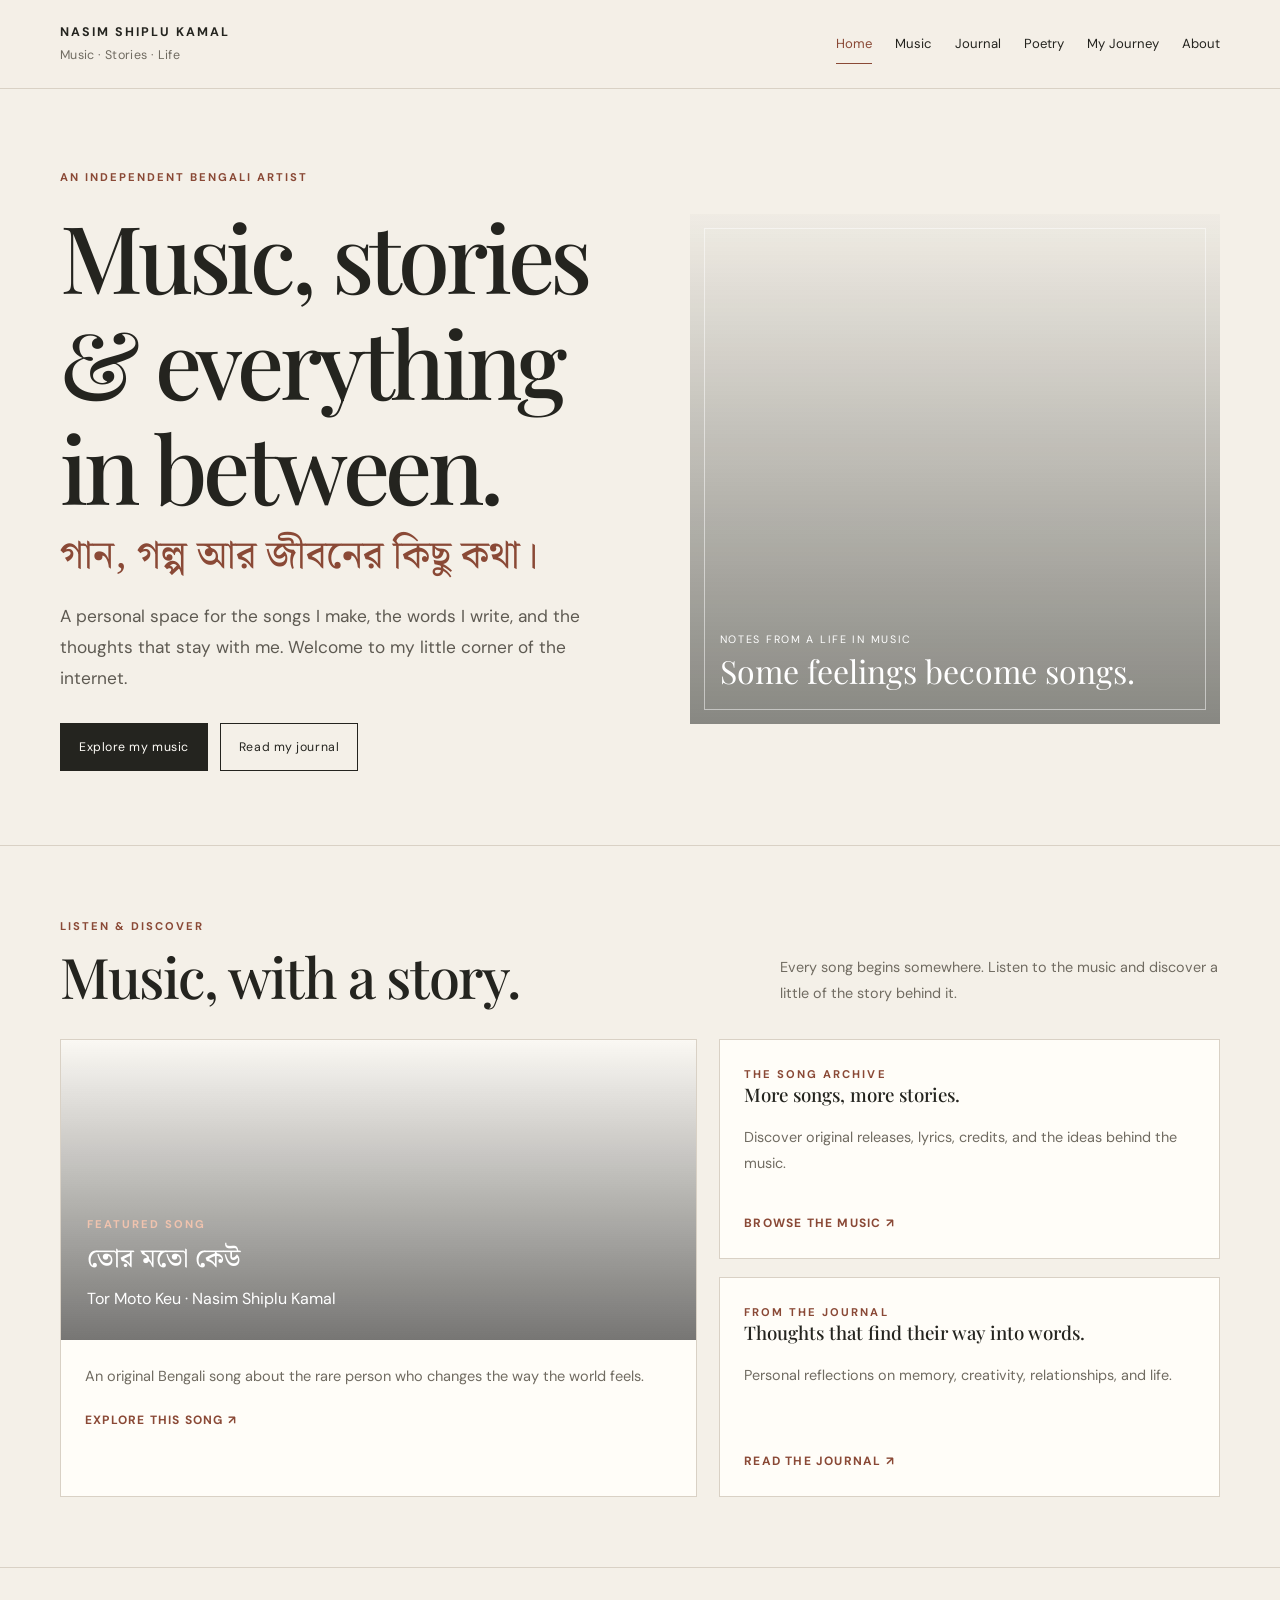
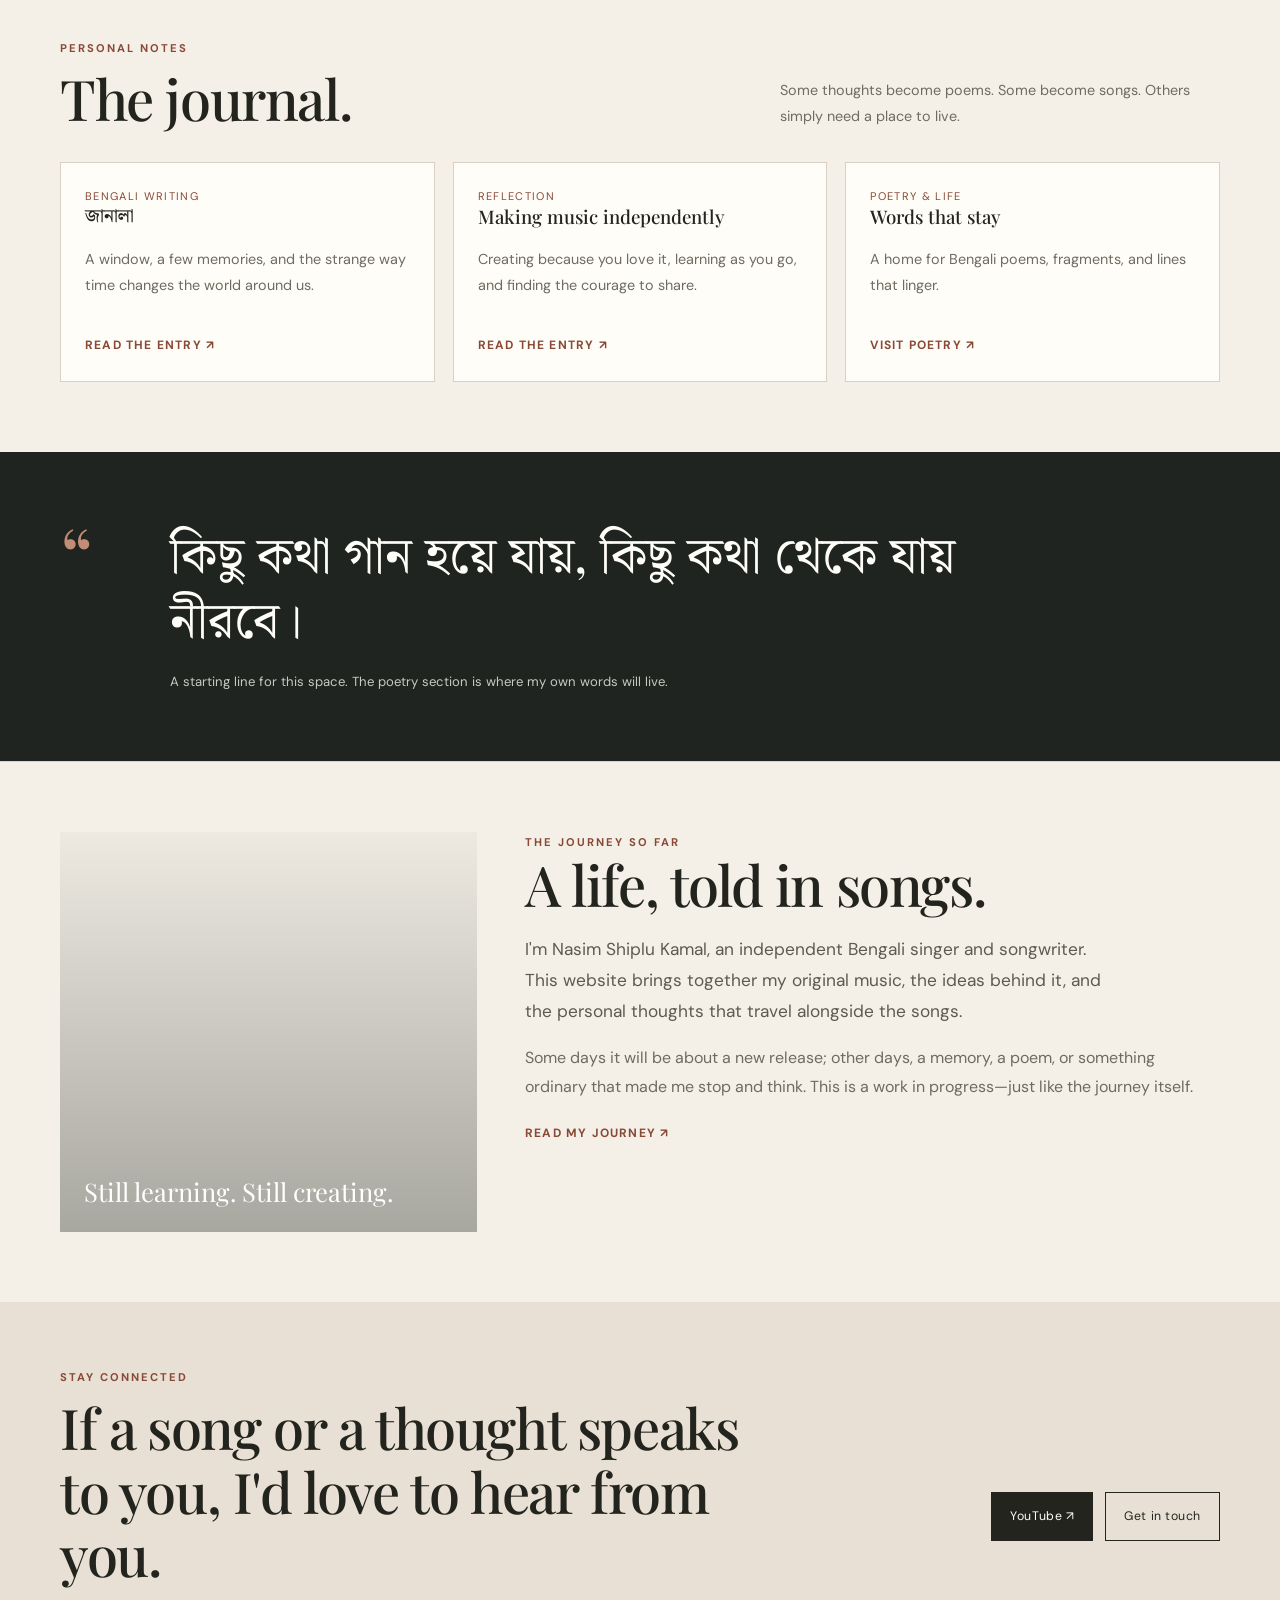
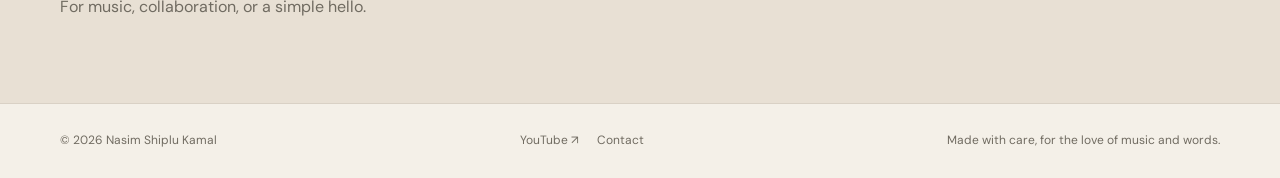
<file: index.html>
<!doctype html><html lang="en"><head><meta charset="utf-8"><meta name="viewport" content="width=device-width,initial-scale=1"><meta name="description" content="Original Bengali music, personal writing, poetry, and reflections by Nasim Shiplu Kamal."><meta name="theme-color" content="#f4f0e8"><title>Nasim Shiplu Kamal — Music, Stories & Life</title><link rel="stylesheet" href="/assets/style.css"></head><body><header><div class="wrap nav"><a class="brand" href="/index.html">Nasim Shiplu Kamal<span>Music · Stories · Life</span></a><nav aria-label="Main navigation"><a href="/index.html">Home</a><a href="/music/index.html">Music</a><a href="/journal/index.html">Journal</a><a href="/poetry/index.html">Poetry</a><a href="/journey.html">My Journey</a><a href="/about.html">About</a></nav></div></header><main><div class="wrap hero"><div><div class="eyebrow">An independent Bengali artist</div><h1 class="serif">Music, stories<br>& everything in between.<span class="bn">গান, গল্প আর জীবনের কিছু কথা।</span></h1><p class="intro">A personal space for the songs I make, the words I write, and the thoughts that stay with me. Welcome to my little corner of the internet.</p><div class="actions"><a class="button primary" href="/music/index.html">Explore my music</a><a class="button" href="/journal/index.html">Read my journal</a></div></div><div class="hero-image"><div><small>Notes from a life in music</small><strong>Some feelings become songs.</strong></div></div></div>
<section class="section"><div class="wrap"><div class="section-head"><div><div class="eyebrow">Listen & discover</div><h2 class="serif">Music, with a story.</h2></div><p>Every song begins somewhere. Listen to the music and discover a little of the story behind it.</p></div><div class="grid2"><article class="card"><div class="cover"><div><div class="eyebrow" style="color:#f0c3ae">Featured song</div><h3 class="bn">তোর মতো কেউ</h3><p style="color:white;margin:0">Tor Moto Keu · Nasim Shiplu Kamal</p></div></div><div class="card-body"><p>An original Bengali song about the rare person who changes the way the world feels.</p><a class="text-link" href="/music/tor-moto-keu.html">Explore this song ↗</a></div></article><div style="display:grid;gap:18px"><article class="tile"><div class="eyebrow">The song archive</div><h3>More songs, more stories.</h3><p>Discover original releases, lyrics, credits, and the ideas behind the music.</p><a class="text-link" href="/music/index.html">Browse the music ↗</a></article><article class="tile"><div class="eyebrow">From the journal</div><h3>Thoughts that find their way into words.</h3><p>Personal reflections on memory, creativity, relationships, and life.</p><a class="text-link" href="/journal/index.html">Read the journal ↗</a></article></div></div></div></section>
<section class="section"><div class="wrap"><div class="section-head"><div><div class="eyebrow">Personal notes</div><h2 class="serif">The journal.</h2></div><p>Some thoughts become poems. Some become songs. Others simply need a place to live.</p></div><div class="grid3"><article class="tile"><div class="date">Bengali writing</div><h3 class="bn">জানালা</h3><p>A window, a few memories, and the strange way time changes the world around us.</p><a class="text-link" href="/journal/janala.html">Read the entry ↗</a></article><article class="tile"><div class="date">Reflection</div><h3>Making music independently</h3><p>Creating because you love it, learning as you go, and finding the courage to share.</p><a class="text-link" href="/journal/independent-music.html">Read the entry ↗</a></article><article class="tile"><div class="date">Poetry & life</div><h3>Words that stay</h3><p>A home for Bengali poems, fragments, and lines that linger.</p><a class="text-link" href="/poetry/index.html">Visit poetry ↗</a></article></div></div></section>
<div class="quote"><div class="wrap quote-inner"><div class="quote-mark">“</div><div><blockquote class="bn">কিছু কথা গান হয়ে যায়, কিছু কথা থেকে যায় নীরবে।</blockquote><p>A starting line for this space. The poetry section is where my own words will live.</p></div></div></div>
<section class="section"><div class="wrap about-layout"><div class="portrait-placeholder"><span>Still learning. Still creating.</span></div><div><div class="eyebrow">The journey so far</div><h2 class="serif">A life, told in songs.</h2><p class="intro">I'm Nasim Shiplu Kamal, an independent Bengali singer and songwriter. This website brings together my original music, the ideas behind it, and the personal thoughts that travel alongside the songs.</p><p class="muted">Some days it will be about a new release; other days, a memory, a poem, or something ordinary that made me stop and think. This is a work in progress—just like the journey itself.</p><a class="text-link" href="/journey.html">Read my journey ↗</a></div></div></section>
<div class="contact-band"><div class="wrap contact-inner"><div><div class="eyebrow">Stay connected</div><h2 class="serif">If a song or a thought speaks to you, I'd love to hear from you.</h2><p class="muted">For music, collaboration, or a simple hello.</p></div><div class="actions"><a class="button primary" href="https://youtube.com/@nasimkamal" target="_blank" rel="noopener">YouTube ↗</a><a class="button" href="/about.html#contact">Get in touch</a></div></div></div></main><footer><div class="wrap footer-inner"><span>© <span data-year></span> Nasim Shiplu Kamal</span><div class="socials"><a href="https://youtube.com/@nasimkamal" target="_blank" rel="noopener">YouTube ↗</a><a href="/about.html#contact">Contact</a></div><span>Made with care, for the love of music and words.</span></div></footer><script src="/assets/main.js"></script></body></html>
</file>
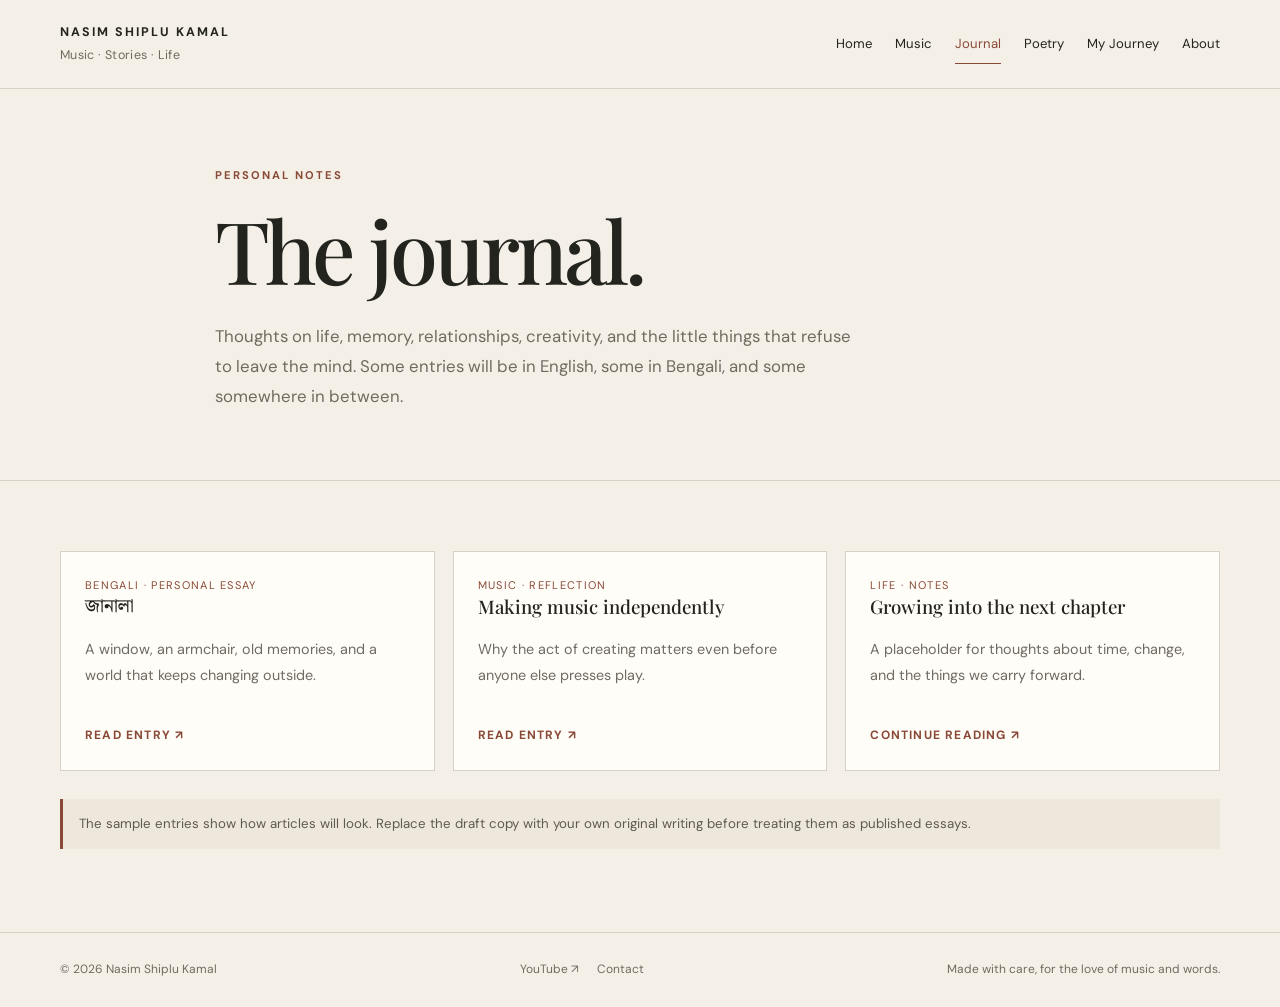
<file: journal/index.html>
<!doctype html><html lang="en"><head><meta charset="utf-8"><meta name="viewport" content="width=device-width,initial-scale=1"><meta name="description" content="Personal journal, essays, memories, and reflections by Nasim Shiplu Kamal."><meta name="theme-color" content="#f4f0e8"><title>Journal — Nasim Shiplu Kamal</title><link rel="stylesheet" href="/assets/style.css"></head><body><header><div class="wrap nav"><a class="brand" href="/index.html">Nasim Shiplu Kamal<span>Music · Stories · Life</span></a><nav aria-label="Main navigation"><a href="/index.html">Home</a><a href="/music/index.html">Music</a><a href="/journal/index.html">Journal</a><a href="/poetry/index.html">Poetry</a><a href="/journey.html">My Journey</a><a href="/about.html">About</a></nav></div></header><main><div class="wrap page-hero"><div class="eyebrow">Personal notes</div><h1 class="serif">The journal.</h1><p>Thoughts on life, memory, relationships, creativity, and the little things that refuse to leave the mind. Some entries will be in English, some in Bengali, and some somewhere in between.</p></div><section class="section"><div class="wrap"><div class="grid3"><article class="tile"><div class="date">Bengali · Personal essay</div><h3 class="bn">জানালা</h3><p>A window, an armchair, old memories, and a world that keeps changing outside.</p><a class="text-link" href="/journal/janala.html">Read entry ↗</a></article><article class="tile"><div class="date">Music · Reflection</div><h3>Making music independently</h3><p>Why the act of creating matters even before anyone else presses play.</p><a class="text-link" href="/journal/independent-music.html">Read entry ↗</a></article><article class="tile"><div class="date">Life · Notes</div><h3>Growing into the next chapter</h3><p>A placeholder for thoughts about time, change, and the things we carry forward.</p><a class="text-link" href="/journey.html">Continue reading ↗</a></article></div><p class="notice" style="margin-top:28px">The sample entries show how articles will look. Replace the draft copy with your own original writing before treating them as published essays.</p></div></section></main><footer><div class="wrap footer-inner"><span>© <span data-year></span> Nasim Shiplu Kamal</span><div class="socials"><a href="https://youtube.com/@nasimkamal" target="_blank" rel="noopener">YouTube ↗</a><a href="/about.html#contact">Contact</a></div><span>Made with care, for the love of music and words.</span></div></footer><script src="/assets/main.js"></script></body></html>
</file>
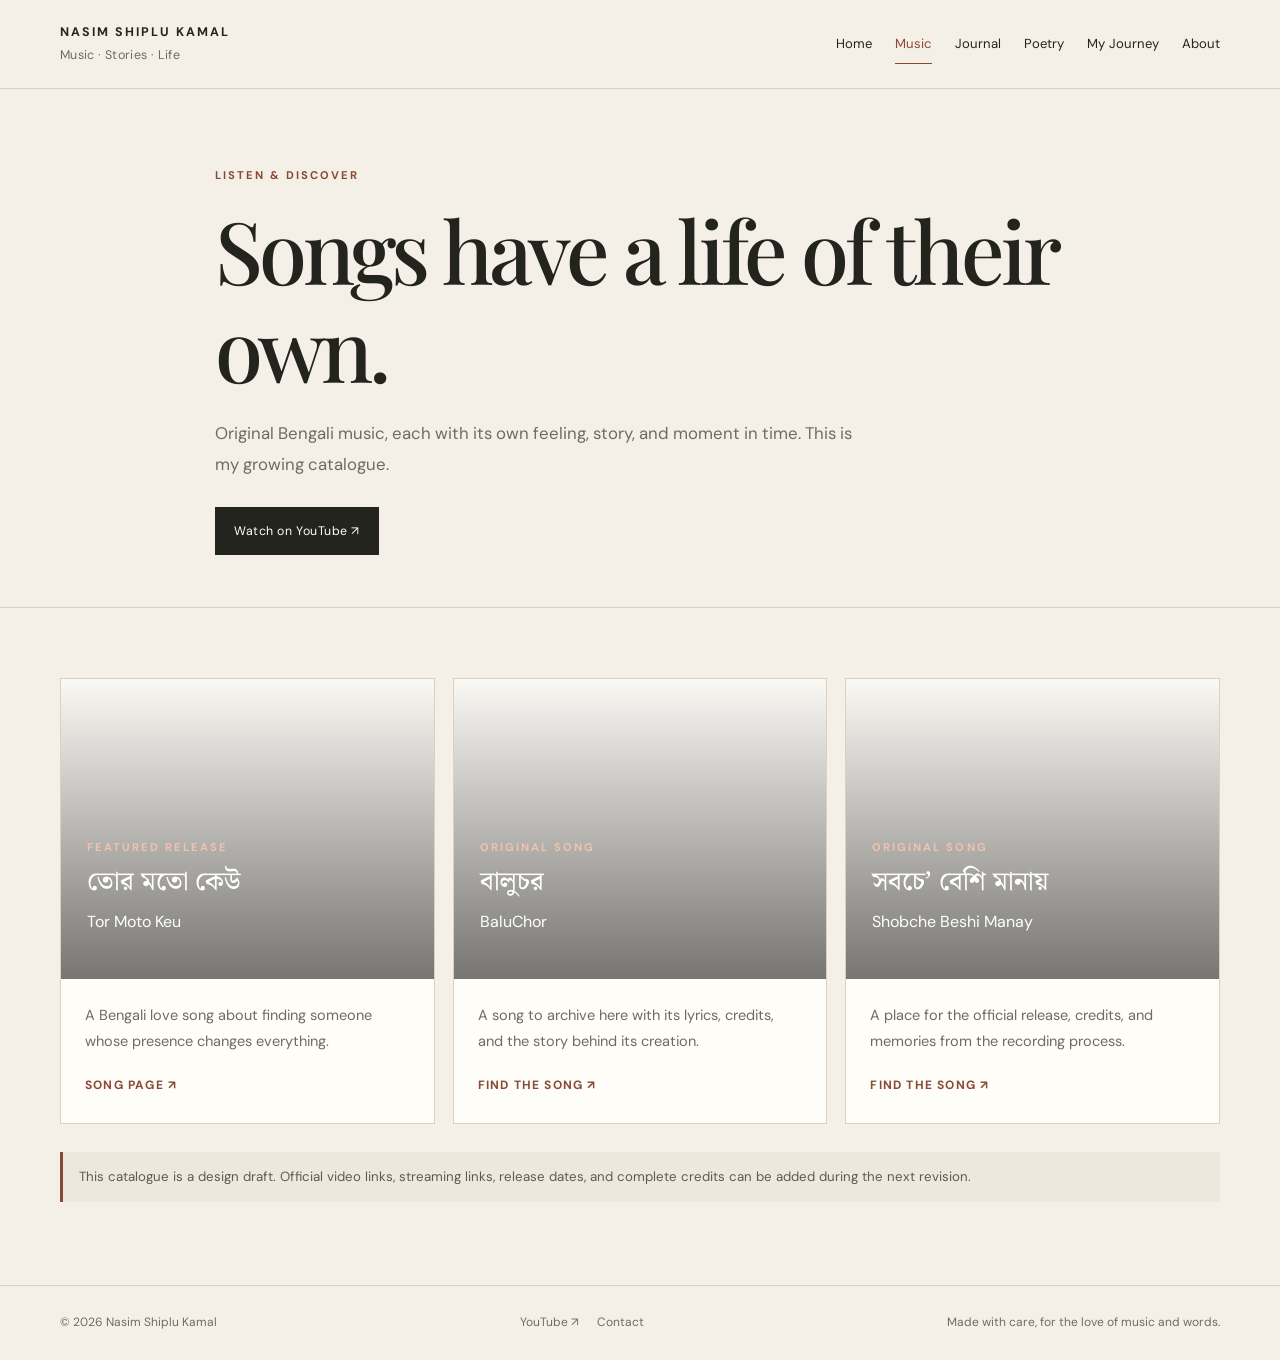
<file: music/index.html>
<!doctype html><html lang="en"><head><meta charset="utf-8"><meta name="viewport" content="width=device-width,initial-scale=1"><meta name="description" content="Original Bengali songs and music stories by Nasim Shiplu Kamal."><meta name="theme-color" content="#f4f0e8"><title>Music — Nasim Shiplu Kamal</title><link rel="stylesheet" href="/assets/style.css"></head><body><header><div class="wrap nav"><a class="brand" href="/index.html">Nasim Shiplu Kamal<span>Music · Stories · Life</span></a><nav aria-label="Main navigation"><a href="/index.html">Home</a><a href="/music/index.html">Music</a><a href="/journal/index.html">Journal</a><a href="/poetry/index.html">Poetry</a><a href="/journey.html">My Journey</a><a href="/about.html">About</a></nav></div></header><main><div class="wrap page-hero"><div class="eyebrow">Listen & discover</div><h1 class="serif">Songs have a life of their own.</h1><p>Original Bengali music, each with its own feeling, story, and moment in time. This is my growing catalogue.</p><div class="actions"><a class="button primary" href="https://youtube.com/@nasimkamal" target="_blank" rel="noopener">Watch on YouTube ↗</a></div></div><section class="section"><div class="wrap"><div class="grid3"><article class="card"><div class="cover"><div><div class="eyebrow" style="color:#f0c3ae">Featured release</div><h3 class="bn">তোর মতো কেউ</h3><p style="color:white">Tor Moto Keu</p></div></div><div class="card-body"><p>A Bengali love song about finding someone whose presence changes everything.</p><a class="text-link" href="/music/tor-moto-keu.html">Song page ↗</a></div></article><article class="card"><div class="cover" style="background-image:linear-gradient(180deg,rgba(20,20,20,.02),rgba(20,20,20,.58)),url('https://images.unsplash.com/photo-1470225620780-dba8ba36b745?auto=format&fit=crop&w=1200&q=85)"><div><div class="eyebrow" style="color:#f0c3ae">Original song</div><h3 class="bn">বালুচর</h3><p style="color:white">BaluChor</p></div></div><div class="card-body"><p>A song to archive here with its lyrics, credits, and the story behind its creation.</p><a class="text-link" href="https://youtube.com/@nasimkamal" target="_blank" rel="noopener">Find the song ↗</a></div></article><article class="card"><div class="cover" style="background-image:linear-gradient(180deg,rgba(20,20,20,.02),rgba(20,20,20,.58)),url('https://images.unsplash.com/photo-1511379938547-c1f69419868d?auto=format&fit=crop&w=1200&q=85)"><div><div class="eyebrow" style="color:#f0c3ae">Original song</div><h3 class="bn">সবচে’ বেশি মানায়</h3><p style="color:white">Shobche Beshi Manay</p></div></div><div class="card-body"><p>A place for the official release, credits, and memories from the recording process.</p><a class="text-link" href="https://youtube.com/@nasimkamal" target="_blank" rel="noopener">Find the song ↗</a></div></article></div><p class="notice" style="margin-top:28px">This catalogue is a design draft. Official video links, streaming links, release dates, and complete credits can be added during the next revision.</p></div></section></main><footer><div class="wrap footer-inner"><span>© <span data-year></span> Nasim Shiplu Kamal</span><div class="socials"><a href="https://youtube.com/@nasimkamal" target="_blank" rel="noopener">YouTube ↗</a><a href="/about.html#contact">Contact</a></div><span>Made with care, for the love of music and words.</span></div></footer><script src="/assets/main.js"></script></body></html>
</file>
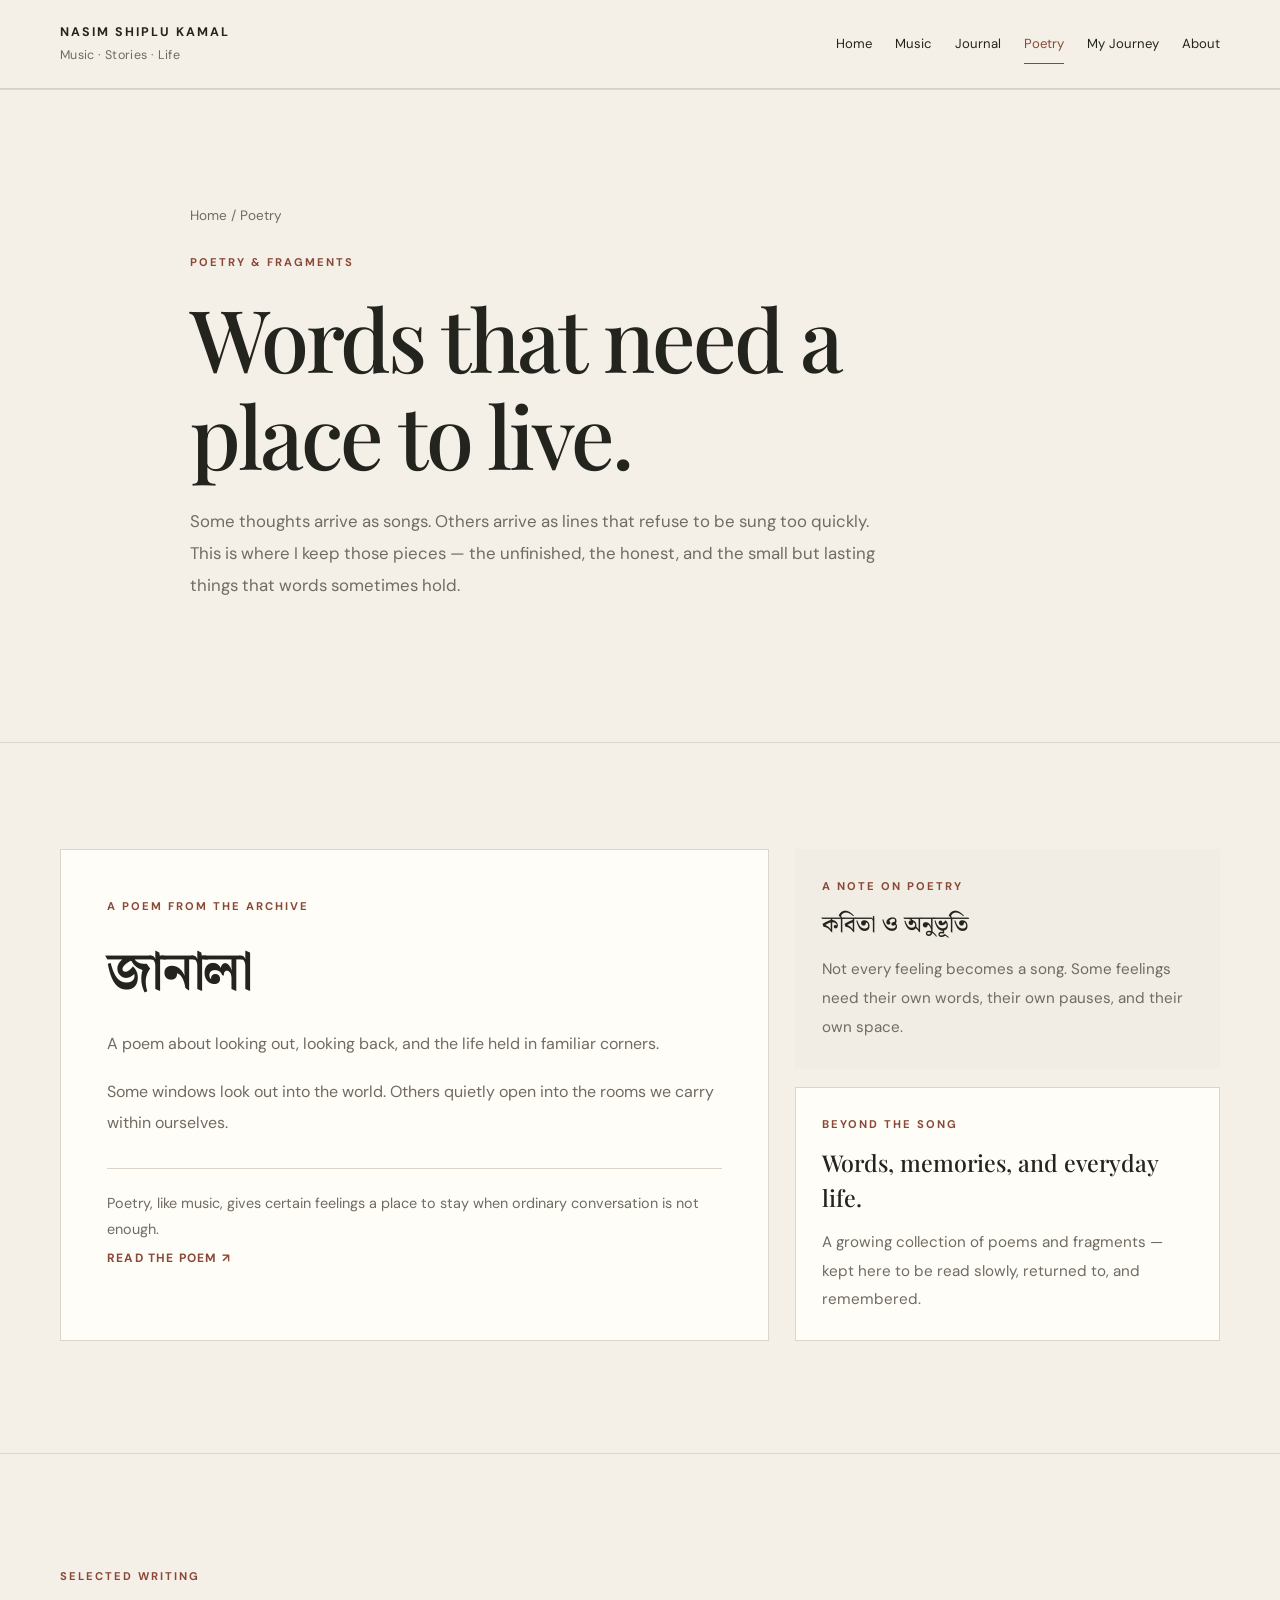
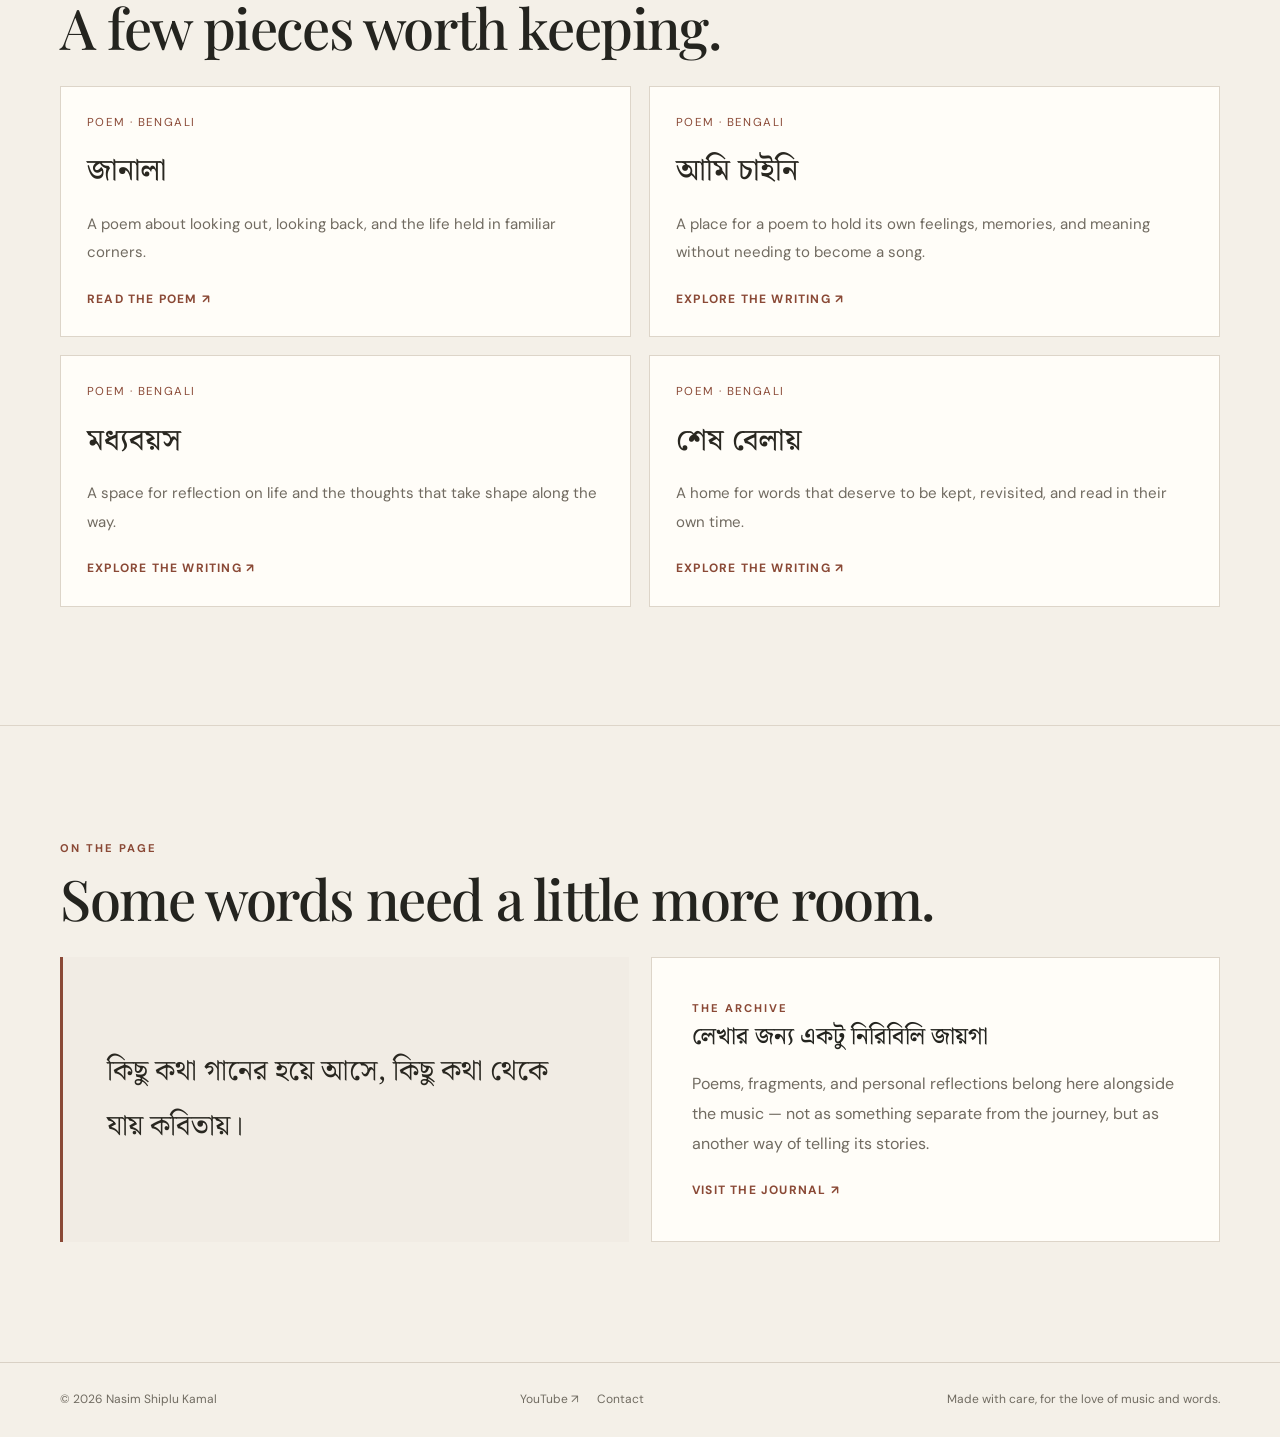
<file: poetry/index.html>
<!doctype html>
<html lang="bn">

<head>
    <meta charset="utf-8">
    <meta name="viewport" content="width=device-width, initial-scale=1">

    <meta name="description"
        content="Bengali poetry, reflections and literary fragments by Nasim Shiplu Kamal. A personal archive of words, memories and emotions.">

    <meta name="theme-color" content="#f4f0e8">

    <title>Poetry — Nasim Shiplu Kamal</title>

    <link rel="stylesheet" href="/assets/style.css">

    <style>
        /* -----------------------------------------
           Poetry page
           Uses the existing website's visual style
        ------------------------------------------ */

        .poetry-page {
            --poetry-ink: #292720;
            --poetry-muted: #716b61;
            --poetry-line: #ddd5c9;
            --poetry-accent: #8a4936;
            --poetry-soft: #f1ece4;
        }

        .poetry-page .wrap {
            width: min(1160px, calc(100% - 40px));
            margin-inline: auto;
        }

        .poetry-page .breadcrumb {
            margin-bottom: 24px;
            color: var(--poetry-muted);
            font-size: 0.85rem;
        }

        .poetry-page .breadcrumb a {
            color: inherit;
            text-decoration: none;
        }

        .poetry-page .breadcrumb a:hover {
            color: var(--poetry-accent);
        }

        .poetry-page .page-hero {
            max-width: 900px;
            padding-top: 44px;
            padding-bottom: 54px;
        }

        .poetry-page .page-hero h1 {
            max-width: 800px;
            margin-bottom: 22px;
            letter-spacing: -0.035em;
        }

        .poetry-page .page-hero > p {
            max-width: 690px;
            color: var(--poetry-muted);
            font-size: 1.05rem;
            line-height: 1.9;
        }

        .poetry-page .section {
            border-top: 1px solid var(--poetry-line);
        }

        .poetry-page .section-head {
            margin-bottom: 28px;
        }

        /* Featured poem */

        .poetry-feature {
            display: grid;
            grid-template-columns: 1.25fr 0.75fr;
            gap: 26px;
            align-items: stretch;
        }

        .poetry-feature-card,
        .poetry-card,
        .poem-list li {
            background: var(--white, #fffdf9);
            border: 1px solid var(--poetry-line);
        }

        .poetry-feature-card {
            padding: clamp(26px, 4vw, 46px);
        }

        .poetry-feature-card .eyebrow {
            margin-bottom: 22px;
        }

        .poetry-feature-card h2 {
            margin: 0 0 20px;
            font-size: clamp(2rem, 4.2vw, 3.4rem);
            line-height: 1.3;
            letter-spacing: -0.025em;
        }

        .poetry-feature-card > p {
            max-width: 650px;
            color: var(--poetry-muted);
            font-size: 1rem;
            line-height: 1.95;
        }

        .poetry-feature-note {
            margin-top: 30px;
            padding-top: 22px;
            border-top: 1px solid var(--poetry-line);
            color: var(--poetry-muted);
            font-size: 0.9rem;
            line-height: 1.8;
        }

        .poetry-side {
            display: grid;
            gap: 18px;
        }

        .poetry-card {
            padding: 26px;
        }

        .poetry-card .eyebrow {
            margin-bottom: 12px;
        }

        .poetry-card h3 {
            margin: 0 0 12px;
            font-size: 1.45rem;
            line-height: 1.5;
        }

        .poetry-card p {
            margin: 0;
            color: var(--poetry-muted);
            font-size: 0.95rem;
            line-height: 1.9;
        }

        .poetry-card--soft {
            background: var(--poetry-soft);
            border-color: transparent;
        }

        /* Poem list */

        .poem-list {
            display: grid;
            grid-template-columns: repeat(2, minmax(0, 1fr));
            gap: 18px;
            padding: 0;
            margin: 0;
            list-style: none;
        }

        .poem-list li {
            display: flex;
            flex-direction: column;
            align-items: flex-start;
            padding: 26px;
            min-width: 0;
            transition:
                transform 0.2s ease,
                background 0.2s ease,
                border-color 0.2s ease;
        }

        .poem-list li:hover {
            transform: translateY(-3px);
            background: #faf6f0;
            border-color: #cbb9a6;
        }

        .poem-meta {
            margin-bottom: 15px;
            color: var(--poetry-accent);
            font-size: 0.72rem;
            letter-spacing: 0.12em;
            text-transform: uppercase;
        }

        .poem-list h3 {
            margin: 0 0 14px;
            font-size: clamp(1.45rem, 2.5vw, 1.9rem);
            line-height: 1.55;
            overflow-wrap: anywhere;
        }

        .poem-list h3 a {
            color: var(--poetry-ink);
            text-decoration: none;
        }

        .poem-list h3 a:hover {
            color: var(--poetry-accent);
        }

        .poem-list p {
            flex-grow: 1;
            margin: 0 0 22px;
            color: var(--poetry-muted);
            font-size: 0.94rem;
            line-height: 1.9;
        }

        .poetry-page .text-link {
            margin-top: auto;
        }

        /* Closing reflection */

        .poetry-closing {
            display: grid;
            grid-template-columns: 1fr 1fr;
            gap: 22px;
            align-items: stretch;
        }

        .poetry-quote {
            display: flex;
            align-items: center;
            padding: clamp(28px, 4vw, 44px);
            background: var(--poetry-soft);
            border-left: 3px solid var(--poetry-accent);
        }

        .poetry-quote p {
            margin: 0;
            color: var(--poetry-ink);
            font-family: 'Noto Serif Bengali', Georgia, serif;
            font-size: clamp(1.3rem, 2.5vw, 1.8rem);
            line-height: 1.9;
        }

        .poetry-archive-note {
            display: flex;
            flex-direction: column;
            justify-content: center;
            padding: clamp(26px, 4vw, 40px);
            background: var(--white, #fffdf9);
            border: 1px solid var(--poetry-line);
        }

        .poetry-archive-note h3 {
            margin: 0 0 14px;
            font-size: 1.5rem;
            line-height: 1.5;
        }

        .poetry-archive-note p {
            margin: 0 0 20px;
            color: var(--poetry-muted);
            line-height: 1.9;
        }

        /* Responsive layout */

        @media (max-width: 820px) {
            .poetry-feature,
            .poetry-closing {
                grid-template-columns: 1fr;
            }

            .poem-list {
                grid-template-columns: 1fr;
            }

            .poetry-page .page-hero {
                padding-top: 30px;
                padding-bottom: 38px;
            }
        }

        @media (max-width: 480px) {
            .poetry-page .wrap {
                width: calc(100% - 32px);
            }

            .poetry-feature-card,
            .poetry-card,
            .poem-list li {
                padding: 22px;
            }

            .poetry-quote,
            .poetry-archive-note {
                padding: 25px;
            }
        }

        @media (prefers-reduced-motion: reduce) {
            .poem-list li {
                transition: none;
            }

            .poem-list li:hover {
                transform: none;
            }
        }
    </style>
</head>

<body class="poetry-page">

    <header>
        <div class="wrap nav">

            <a class="brand" href="/index.html">
                Nasim Shiplu Kamal
                <span>Music · Stories · Life</span>
            </a>

            <nav aria-label="Main navigation">
                <a href="/index.html">Home</a>
                <a href="/music/index.html">Music</a>
                <a href="/journal/index.html">Journal</a>
                <a href="/poetry/index.html" aria-current="page">Poetry</a>
                <a href="/journey.html">My Journey</a>
                <a href="/about.html">About</a>
            </nav>

        </div>
    </header>

    <main>

        <!-- Introduction -->

        <section class="section">
            <div class="wrap page-hero">

                <div class="breadcrumb">
                    <a href="/index.html">Home</a> / Poetry
                </div>

                <div class="eyebrow">Poetry &amp; fragments</div>

                <h1 class="serif">
                    Words that need a place to live.
                </h1>

                <p>
                    Some thoughts arrive as songs. Others arrive as lines
                    that refuse to be sung too quickly. This is where I
                    keep those pieces — the unfinished, the honest, and
                    the small but lasting things that words sometimes hold.
                </p>

            </div>
        </section>

        <!-- Featured piece -->

        <section class="section">
            <div class="wrap" style="padding-top: 36px; padding-bottom: 42px;">

                <div class="poetry-feature">

                    <article class="poetry-feature-card">

                        <div class="eyebrow">A poem from the archive</div>

                        <h2 class="bn">জানালা</h2>

                        <p>
                            A poem about looking out, looking back, and
                            the life held in familiar corners.
                        </p>

                        <p>
                            Some windows look out into the world.
                            Others quietly open into the rooms we carry
                            within ourselves.
                        </p>

                        <div class="poetry-feature-note">
                            Poetry, like music, gives certain feelings
                            a place to stay when ordinary conversation
                            is not enough.
                        </div>

                        <a class="text-link" href="/journal/janala.html">
                            Read the poem ↗
                        </a>

                    </article>

                    <div class="poetry-side">

                        <aside class="poetry-card poetry-card--soft">

                            <div class="eyebrow">A note on poetry</div>

                            <h3 class="bn">কবিতা ও অনুভূতি</h3>

                            <p>
                                Not every feeling becomes a song.
                                Some feelings need their own words,
                                their own pauses, and their own space.
                            </p>

                        </aside>

                        <aside class="poetry-card">

                            <div class="eyebrow">Beyond the song</div>

                            <h3>Words, memories, and everyday life.</h3>

                            <p>
                                A growing collection of poems and
                                fragments — kept here to be read
                                slowly, returned to, and remembered.
                            </p>

                        </aside>

                    </div>

                </div>

            </div>
        </section>

        <!-- Selected poems -->

        <section class="section">
            <div class="wrap" style="padding-top: 42px; padding-bottom: 48px;">

                <div class="section-head">
                    <div>
                        <div class="eyebrow">Selected writing</div>
                        <h2 class="serif">A few pieces worth keeping.</h2>
                    </div>
                </div>

                <ul class="poem-list">

                    <li>

                        <div class="poem-meta">Poem · Bengali</div>

                        <h3 class="bn">
                            <a href="/journal/janala.html">জানালা</a>
                        </h3>

                        <p>
                            A poem about looking out, looking back,
                            and the life held in familiar corners.
                        </p>

                        <a class="text-link" href="/journal/janala.html">
                            Read the poem ↗
                        </a>

                    </li>

                    <li>

                        <div class="poem-meta">Poem · Bengali</div>

                        <h3 class="bn">
                            <a href="/journal/index.html">আমি চাইনি</a>
                        </h3>

                        <p>
                            A place for a poem to hold its own feelings,
                            memories, and meaning without needing to
                            become a song.
                        </p>

                        <a class="text-link" href="/journal/index.html">
                            Explore the writing ↗
                        </a>

                    </li>

                    <li>

                        <div class="poem-meta">Poem · Bengali</div>

                        <h3 class="bn">
                            <a href="/journal/index.html">মধ্যবয়স</a>
                        </h3>

                        <p>
                            A space for reflection on life and the
                            thoughts that take shape along the way.
                        </p>

                        <a class="text-link" href="/journal/index.html">
                            Explore the writing ↗
                        </a>

                    </li>

                    <li>

                        <div class="poem-meta">Poem · Bengali</div>

                        <h3 class="bn">
                            <a href="/journal/index.html">শেষ বেলায়</a>
                        </h3>

                        <p>
                            A home for words that deserve to be kept,
                            revisited, and read in their own time.
                        </p>

                        <a class="text-link" href="/journal/index.html">
                            Explore the writing ↗
                        </a>

                    </li>

                </ul>

            </div>
        </section>

        <!-- Closing section -->

        <section class="section">
            <div class="wrap" style="padding-top: 42px; padding-bottom: 50px;">

                <div class="section-head">
                    <div>
                        <div class="eyebrow">On the page</div>
                        <h2 class="serif">Some words need a little more room.</h2>
                    </div>
                </div>

                <div class="poetry-closing">

                    <div class="poetry-quote">
                        <p class="bn">
                            কিছু কথা গানের হয়ে আসে,
                            কিছু কথা থেকে যায় কবিতায়।
                        </p>
                    </div>

                    <div class="poetry-archive-note">

                        <div class="eyebrow">The archive</div>

                        <h3 class="bn">লেখার জন্য একটু নিরিবিলি জায়গা</h3>

                        <p>
                            Poems, fragments, and personal reflections
                            belong here alongside the music — not as
                            something separate from the journey, but
                            as another way of telling its stories.
                        </p>

                        <a class="text-link" href="/journal/index.html">
                            Visit the journal ↗
                        </a>

                    </div>

                </div>

            </div>
        </section>

    </main>

    <footer>
        <div class="wrap footer-inner">

            <span>
                © <span data-year></span> Nasim Shiplu Kamal
            </span>

            <div class="socials">
                <a href="https://youtube.com/@nasimkamal"
                   target="_blank"
                   rel="noopener noreferrer">
                    YouTube ↗
                </a>

                <a href="/about.html#contact">Contact</a>
            </div>

            <span>
                Made with care, for the love of music and words.
            </span>

        </div>
    </footer>

    <script src="/assets/main.js"></script>

</body>
</html>
</file>
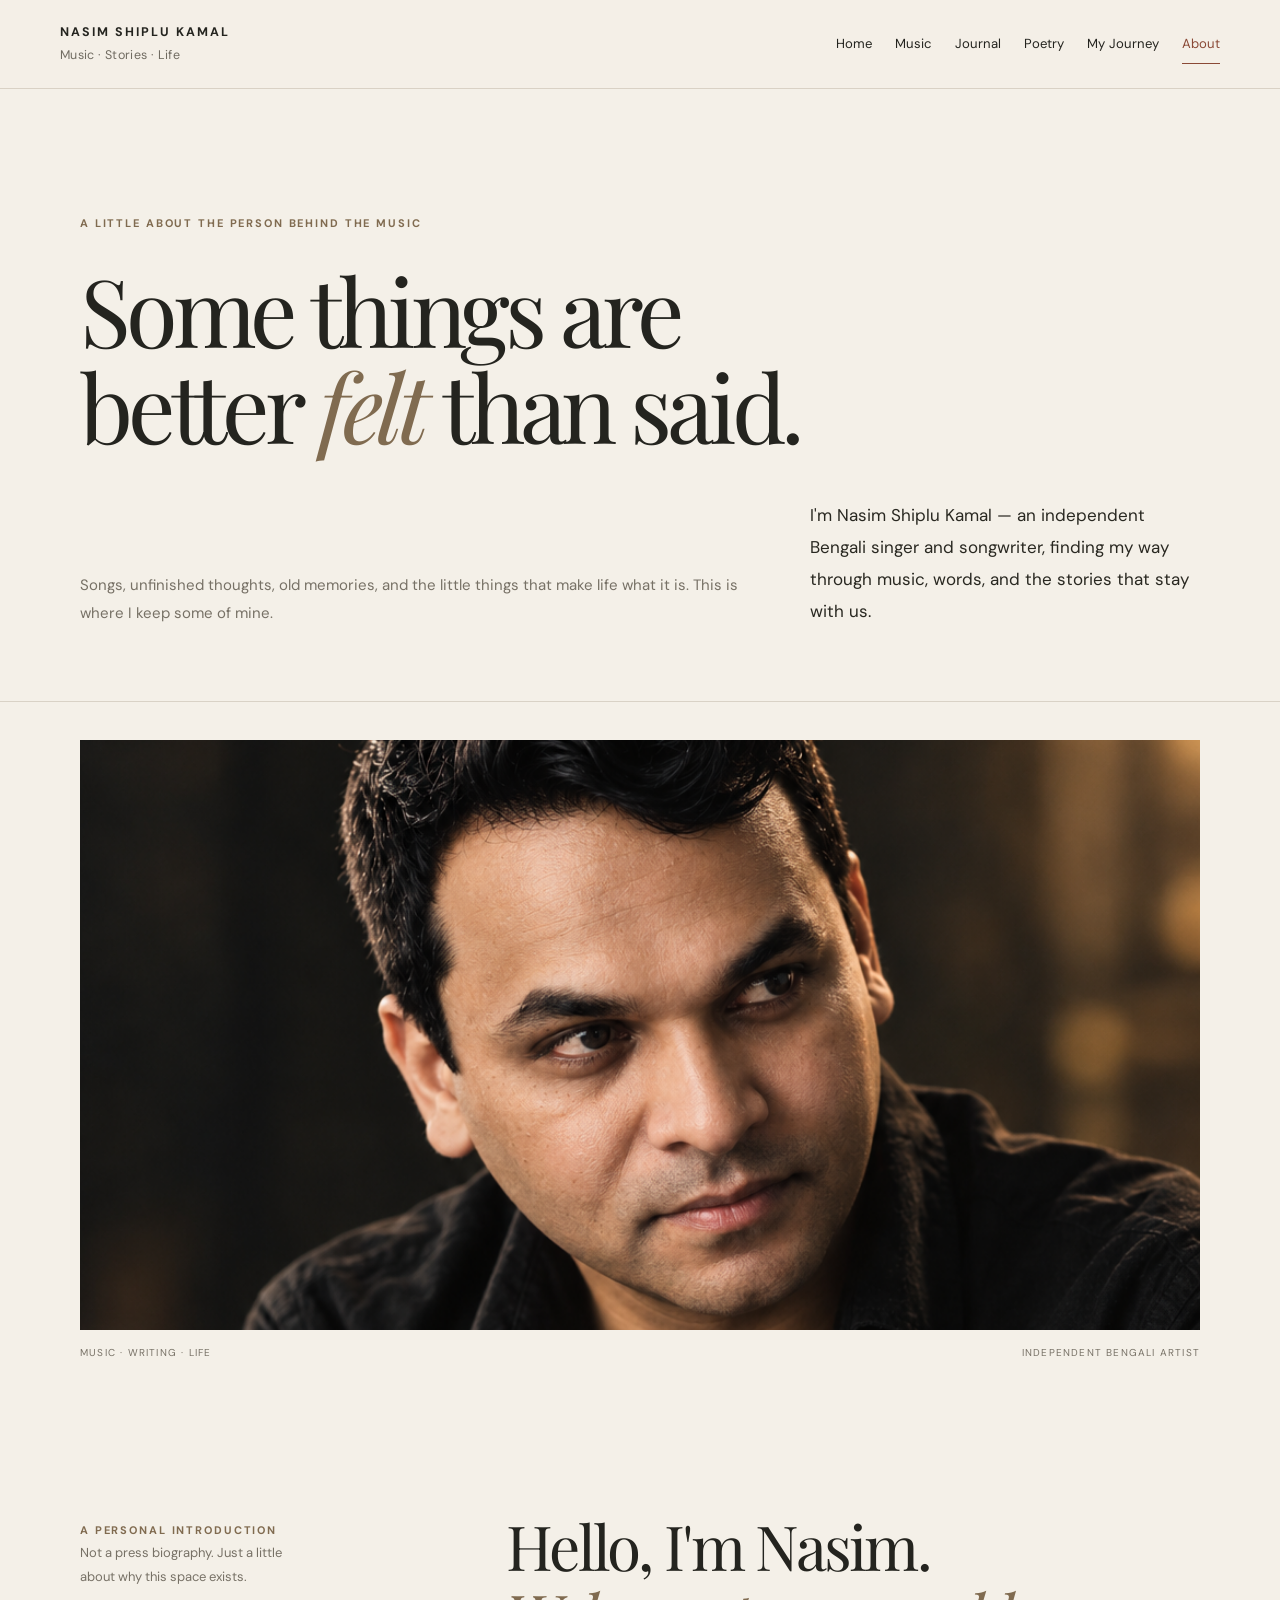
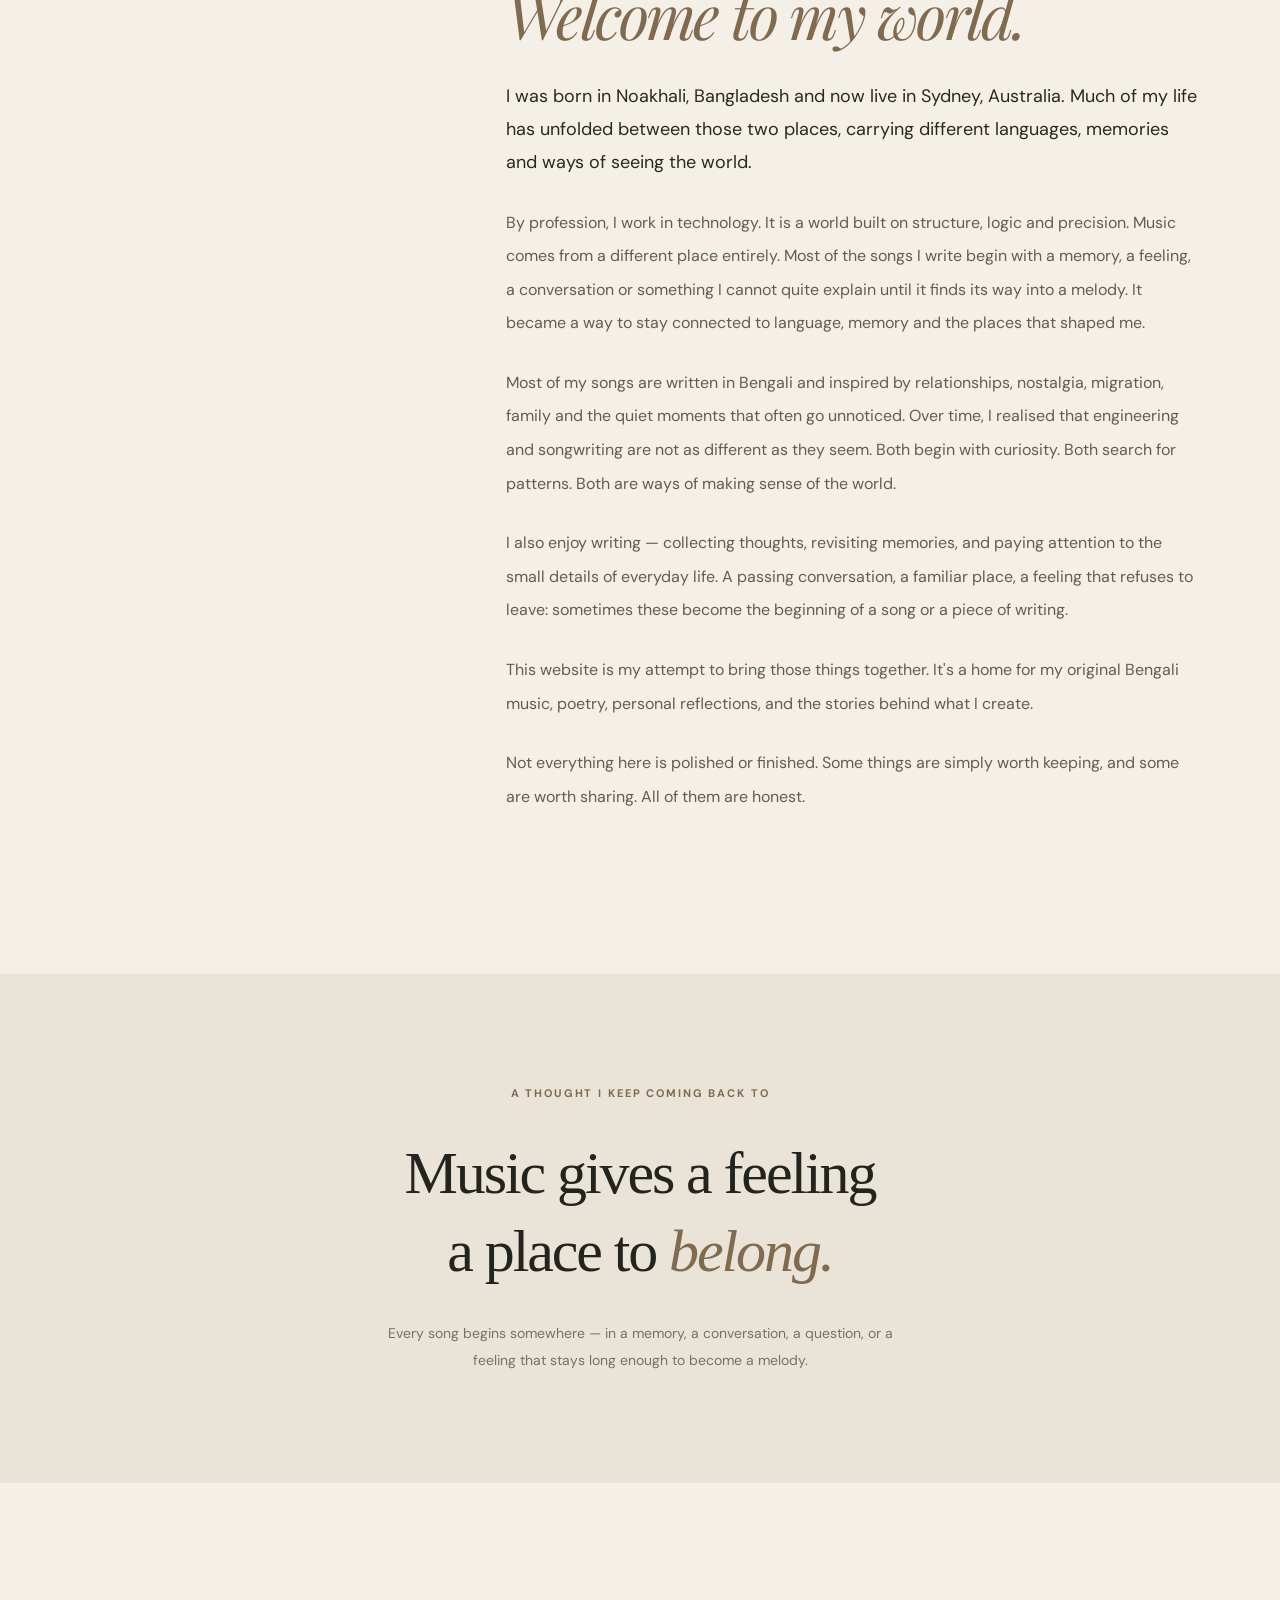
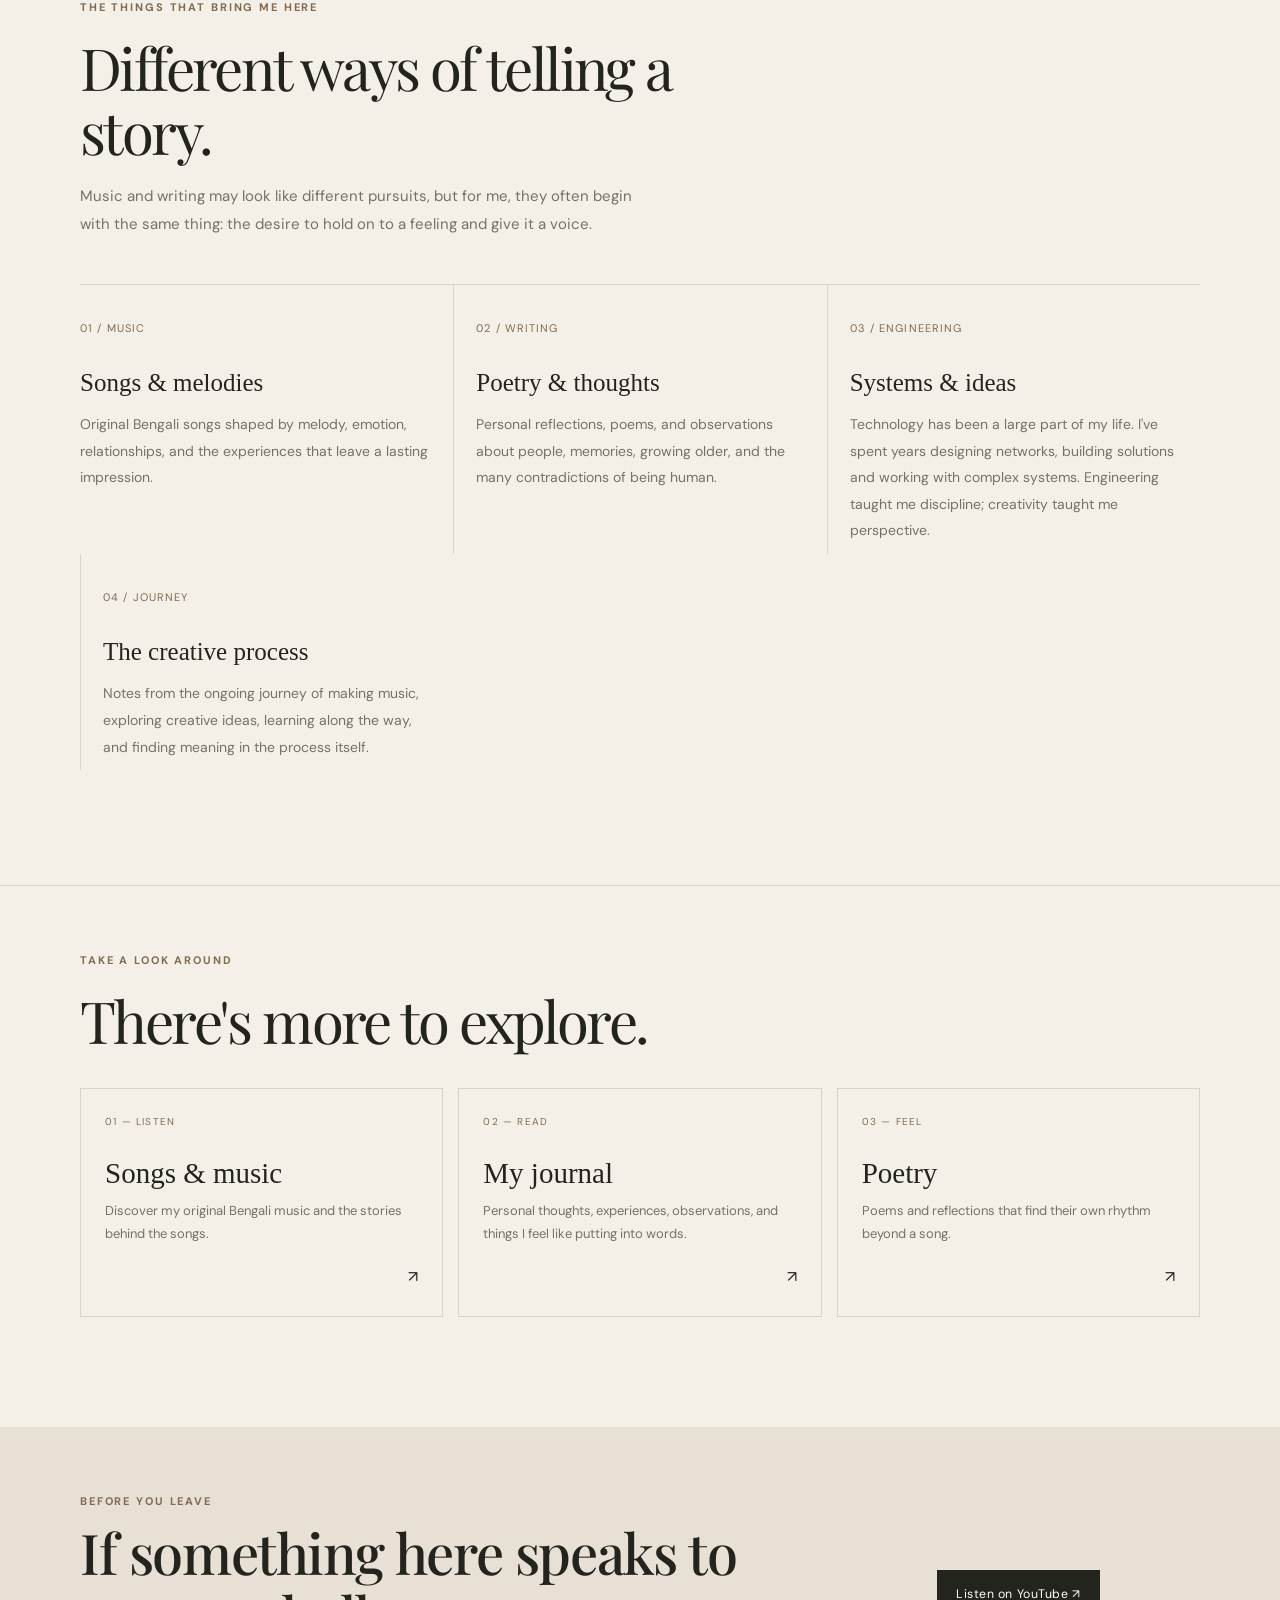
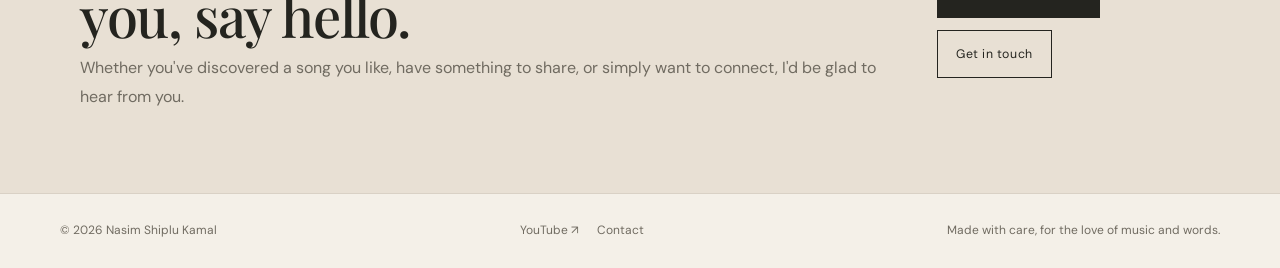
<file: about.html>
<!doctype html>
<html lang="en">
<head>
  <meta charset="utf-8">
  <meta name="viewport" content="width=device-width, initial-scale=1">

  <meta name="description" content="Official website of Nasim Shiplu Kamal, an independent Bengali singer, songwriter and engineer, born in Noakhali, Bangladesh but bnow based in Sydney. Explore his original music, poetry, personal reflections and creative journey, inspired by memory, migration and life between cultures.">
  <meta name="theme-color" content="#f4f0e8">
  <title>About Me — Nasim Shiplu Kamal</title>

  <link rel="stylesheet" href="/assets/style.css">

  <style>
    .about-page {
      --about-ink: #292821;
      --about-muted: #777166;
      --about-line: #d9d2c6;
      --about-accent: #806b50;
      overflow: hidden;
    }

    .about-page .wrap {
      width: min(1120px, calc(100% - 48px));
      margin-inline: auto;
    }

    .about-page .eyebrow {
      color: var(--about-accent);
      font-size: 11px;
      letter-spacing: .17em;
      text-transform: uppercase;
    }

    .about-hero {
      padding-top: clamp(70px, 10vw, 125px);
      padding-bottom: 65px;
    }

    .about-hero .eyebrow {
      margin-bottom: 28px;
    }

    .about-hero h1 {
      max-width: 950px;
      margin: 0;
      font-size: clamp(46px, 8vw, 94px);
      line-height: 1.02;
      letter-spacing: -.055em;
      font-weight: 400;
    }

    .about-hero h1 em,
    .about-story h2 em,
    .about-quote blockquote em {
      color: var(--about-accent);
      font-weight: 400;
    }

    .about-hero-bottom {
      display: grid;
      grid-template-columns: 1fr minmax(260px, 390px);
      gap: 45px;
      align-items: end;
      margin-top: 45px;
    }

    .about-hero-bottom p {
      margin: 0;
      font-size: 15px;
      line-height: 1.9;
      color: var(--about-muted);
    }

    .about-hero-bottom .about-lead {
      font-size: 17px;
      color: var(--about-ink);
    }

    .about-divider {
      border: 0;
      border-top: 1px solid var(--about-line);
    }

    .about-photo-section {
      padding-top: 30px;
    }

    .about-photo {
      height: min(58vw, 590px);
      min-height: 360px;
      position: relative;
      overflow: hidden;
      background: #d1c8b9;
    }

    .about-photo img {
      display: block;
      width: 100%;
      height: 100%;
      object-fit: cover;
      object-position: center 30%;
    }

    .about-photo-caption {
      display: flex;
      justify-content: space-between;
      gap: 15px;
      padding: 14px 0;
      color: var(--about-muted);
      font-size: 10px;
      letter-spacing: .12em;
      text-transform: uppercase;
    }

    .about-story {
      display: grid;
      grid-template-columns: minmax(170px, .7fr) 1.5fr;
      gap: clamp(35px, 8vw, 115px);
      padding-top: clamp(80px, 11vw, 135px);
      padding-bottom: clamp(80px, 11vw, 135px);
    }

    .about-story-aside {
      padding-top: 10px;
    }

    .about-story-aside p {
      max-width: 220px;
      color: var(--about-muted);
      font-size: 13px;
      line-height: 1.9;
    }

    .about-story h2 {
      margin: 0 0 30px;
      font-size: clamp(36px, 5.2vw, 62px);
      line-height: 1.12;
      letter-spacing: -.045em;
      font-weight: 400;
    }

    .about-story-content p {
      max-width: 720px;
      margin: 0 0 26px;
      color: #625d54;
      font-size: 16px;
      line-height: 2.1;
    }

    .about-story-content p:first-of-type {
      color: var(--about-ink);
      font-size: 18px;
      line-height: 1.85;
    }

    .about-quote {
      padding: clamp(65px, 9vw, 110px) 24px;
      background: #e9e3d8;
      text-align: center;
    }

    .about-quote-inner {
      max-width: 850px;
      margin: auto;
    }

    .about-quote blockquote {
      margin: 30px 0;
      font: 400 clamp(30px, 5.5vw, 60px)/1.3 Georgia, serif;
      letter-spacing: -.035em;
    }

    .about-quote p {
      max-width: 510px;
      margin: auto;
      color: var(--about-muted);
      font-size: 14px;
      line-height: 1.9;
    }

    .about-work {
      padding-top: clamp(75px, 10vw, 115px);
      padding-bottom: clamp(75px, 10vw, 115px);
    }

    .about-work-heading {
      max-width: 680px;
      margin-bottom: 45px;
    }

    .about-work-heading h2,
    .about-explore-heading h2 {
      margin: 18px 0;
      font-size: clamp(36px, 5vw, 58px);
      line-height: 1.1;
      letter-spacing: -.045em;
      font-weight: 400;
    }

    .about-work-heading p {
      max-width: 570px;
      color: var(--about-muted);
      font-size: 15px;
      line-height: 1.9;
    }

    .about-work-grid {
      display: grid;
      grid-template-columns: repeat(3, minmax(0, 1fr));
      border-top: 1px solid var(--about-line);
    }

    .about-work-item {
      padding: 28px 22px 10px 0;
    }

    .about-work-item + .about-work-item {
      padding-left: 22px;
      border-left: 1px solid var(--about-line);
    }

    .about-work-item .number {
      color: var(--about-accent);
      font-size: 11px;
      letter-spacing: .1em;
    }

    .about-work-item h3 {
      margin: 25px 0 12px;
      font: 400 25px/1.3 Georgia, serif;
    }

    .about-work-item p {
      margin: 0;
      color: var(--about-muted);
      font-size: 14px;
      line-height: 1.9;
    }

    .about-explore {
      padding-top: 65px;
      padding-bottom: clamp(75px, 10vw, 110px);
      border-top: 1px solid var(--about-line);
    }

    .about-explore-grid {
      display: grid;
      grid-template-columns: repeat(3, minmax(0, 1fr));
      gap: 15px;
      margin-top: 35px;
    }

    .about-explore-card {
      display: flex;
      min-height: 195px;
      flex-direction: column;
      justify-content: space-between;
      padding: 24px;
      border: 1px solid var(--about-line);
      color: inherit;
      text-decoration: none;
      transition: background .2s ease, transform .2s ease;
    }

    .about-explore-card:hover {
      background: #ebe5da;
      transform: translateY(-3px);
    }

    .about-explore-card .number {
      color: var(--about-accent);
      font-size: 10px;
      letter-spacing: .12em;
    }

    .about-explore-card h3 {
      margin: 25px 0 8px;
      font: 400 29px/1.2 Georgia, serif;
    }

    .about-explore-card p {
      margin: 0;
      color: var(--about-muted);
      font-size: 13px;
      line-height: 1.8;
    }

    .about-explore-card .arrow {
      align-self: flex-end;
      margin-top: 18px;
    }

    .about-page .contact-band {
      margin-top: 0;
    }

    @media (max-width: 760px) {
      .about-page .wrap {
        width: calc(100% - 36px);
      }

      .about-hero {
        padding-top: 65px;
      }

      .about-hero-bottom {
        grid-template-columns: 1fr;
        gap: 20px;
        margin-top: 30px;
      }

      .about-photo {
        height: 105vw;
        min-height: 330px;
        max-height: 480px;
      }

      .about-story {
        grid-template-columns: 1fr;
        gap: 25px;
        padding-top: 75px;
        padding-bottom: 75px;
      }

      .about-work-grid,
      .about-explore-grid {
        grid-template-columns: 1fr;
      }

      .about-work-item {
        padding: 25px 0;
      }

      .about-work-item + .about-work-item {
        padding-left: 0;
        border-left: 0;
        border-top: 1px solid var(--about-line);
      }

      .about-explore-card {
        min-height: 165px;
      }

      .about-photo-caption {
        font-size: 9px;
      }
    }

    @media (prefers-reduced-motion: reduce) {
      .about-explore-card {
        transition: none;
      }

      .about-explore-card:hover {
        transform: none;
      }
    }
  </style>
</head>

<body>
  <header>
    <div class="wrap nav">
      <a class="brand" href="/index.html">
        Nasim Shiplu Kamal
        <span>Music · Stories · Life</span>
      </a>

      <nav aria-label="Main navigation">
        <a href="/index.html">Home</a>
        <a href="/music/index.html">Music</a>
        <a href="/journal/index.html">Journal</a>
        <a href="/poetry/index.html">Poetry</a>
        <a href="/journey.html">My Journey</a>
        <a href="/about.html" aria-current="page">About</a>
      </nav>
    </div>
  </header>

  <main class="about-page">

    <section class="about-hero">
      <div class="wrap">
        <div class="eyebrow">
          A little about the person behind the music
        </div>

        <h1 class="serif">
          Some things are<br>
          better <em>felt</em> than said.
        </h1>

        <div class="about-hero-bottom">
          <p>
            Songs, unfinished thoughts, old memories, and the little
            things that make life what it is. This is where I keep
            some of mine.
          </p>

          <p class="about-lead">
            I'm Nasim Shiplu Kamal — an independent Bengali singer
            and songwriter, finding my way through music, words,
            and the stories that stay with us.
          </p>
        </div>
      </div>
    </section>

    <hr class="about-divider">

    <section class="about-photo-section">
      <div class="wrap">
        <div class="about-photo">
          <img
            src="/assets/images/nasim-about.jpg"
            alt="Nasim Shiplu Kamal, independent Bengali singer and songwriter"
            loading="eager">
        </div>

        <div class="about-photo-caption">
          <span>Music · Writing · Life</span>
          <span>Independent Bengali Artist</span>
        </div>
      </div>
    </section>

    <section class="about-story wrap">
      <aside class="about-story-aside">
        <div class="eyebrow">A personal introduction</div>
        <p>
          Not a press biography. Just a little about why this
          space exists.
        </p>
      </aside>

      <div class="about-story-content">
        <h2 class="serif">
          Hello, I'm Nasim.<br>
          <em>Welcome to my world.</em>
        </h2>

        <p>
          I was born in Noakhali, Bangladesh and now live in Sydney, Australia. 
          Much of my life has unfolded between those two places, carrying different languages, 
          memories and ways of seeing the world.
          </p>
        
        <p>
          By profession, I work in technology. It is a world built on structure, logic and precision. 
          Music comes from a different place entirely. Most of the songs I write begin with a memory, 
          a feeling, a conversation or something I cannot quite explain until it finds its way into a melody.
          It became a way to stay connected to language, memory and the places that shaped me.
          </p>

        <p>
          Most of my songs are written in Bengali and inspired by relationships, nostalgia, migration, 
          family and the quiet moments that often go unnoticed. Over time, I realised that engineering 
          and songwriting are not as different as they seem. Both begin with curiosity. Both search for 
          patterns. Both are ways of making sense of the world.
        </p>

        <p>
          I also enjoy writing — collecting thoughts, revisiting
          memories, and paying attention to the small details of
          everyday life. A passing conversation, a familiar place,
          a feeling that refuses to leave: sometimes these become
          the beginning of a song or a piece of writing.
        </p>

        <p>
          This website is my attempt to bring those things together.
          It's a home for my original Bengali music, poetry,
          personal reflections, and the stories behind what I create.
        </p>

        <p>
          Not everything here is polished or finished.
          Some things are simply worth keeping, and some are worth
          sharing.
          All of them are honest.
        </p>
      </div>
    </section>

    <section class="about-quote">
      <div class="about-quote-inner">
        <div class="eyebrow">A thought I keep coming back to</div>

        <blockquote>
          Music gives a feeling<br>
          a place to <em>belong.</em>
        </blockquote>

        <p>
          Every song begins somewhere — in a memory, a conversation,
          a question, or a feeling that stays long enough to become
          a melody.
        </p>
      </div>
    </section>

    <section class="about-work">
      <div class="wrap">
        <div class="about-work-heading">
          <div class="eyebrow">The things that bring me here</div>
          <h2 class="serif">Different ways of telling a story.</h2>

          <p>
            Music and writing may look like different pursuits,
            but for me, they often begin with the same thing:
            the desire to hold on to a feeling and give it a voice.
          </p>
        </div>

        <div class="about-work-grid">
          <article class="about-work-item">
            <span class="number">01 / MUSIC</span>
            <h3>Songs & melodies</h3>
            <p>
              Original Bengali songs shaped by melody, emotion,
              relationships, and the experiences that leave
              a lasting impression.
            </p>
          </article>

          <article class="about-work-item">
            <span class="number">02 / WRITING</span>
            <h3>Poetry & thoughts</h3>
            <p>
              Personal reflections, poems, and observations about
              people, memories, growing older, and the many
              contradictions of being human.
            </p>
          </article>

          <article class="about-work-item">
            <span class="number">03 / ENGINEERING</span>
            <h3>Systems & ideas</h3>
            <p>
              Technology has been a large part of my life.
              I've spent years designing networks, building
              solutions and working with complex systems.
              Engineering taught me discipline; creativity
              taught me perspective.
            </p>
          </article>

          <article class="about-work-item">
            <span class="number">04 / JOURNEY</span>
            <h3>The creative process</h3>
            <p>
              Notes from the ongoing journey of making music,
              exploring creative ideas, learning along the way,
              and finding meaning in the process itself.
            </p>
          </article>
        </div>
      </div>
    </section>

    <section class="about-explore">
      <div class="wrap">
        <div class="about-explore-heading">
          <div class="eyebrow">Take a look around</div>
          <h2 class="serif">There's more to explore.</h2>
        </div>

        <div class="about-explore-grid">
          <a class="about-explore-card" href="/music/index.html">
            <span class="number">01 — LISTEN</span>
            <div>
              <h3>Songs & music</h3>
              <p>
                Discover my original Bengali music and the
                stories behind the songs.
              </p>
            </div>
            <span class="arrow" aria-hidden="true">↗</span>
          </a>

          <a class="about-explore-card" href="/journal/index.html">
            <span class="number">02 — READ</span>
            <div>
              <h3>My journal</h3>
              <p>
                Personal thoughts, experiences, observations,
                and things I feel like putting into words.
              </p>
            </div>
            <span class="arrow" aria-hidden="true">↗</span>
          </a>

          <a class="about-explore-card" href="/poetry/index.html">
            <span class="number">03 — FEEL</span>
            <div>
              <h3>Poetry</h3>
              <p>
                Poems and reflections that find their own
                rhythm beyond a song.
              </p>
            </div>
            <span class="arrow" aria-hidden="true">↗</span>
          </a>
        </div>
      </div>
    </section>

    <div class="contact-band" id="contact">
      <div class="wrap contact-inner">
        <div>
          <div class="eyebrow">Before you leave</div>
          <h2 class="serif">
            If something here speaks to you, say hello.
          </h2>
          <p class="muted">
            Whether you've discovered a song you like, have something
            to share, or simply want to connect, I'd be glad to hear
            from you.
          </p>
        </div>

        <div class="actions">
          <a
            class="button primary"
            href="https://youtube.com/@nasimkamal"
            target="_blank"
            rel="noopener noreferrer">
            Listen on YouTube ↗
          </a>

          <a class="button" href="mailto:kamal.nasim@gmail.com">
            Get in touch
          </a>
        </div>
      </div>
    </div>

  </main>

  <footer>
    <div class="wrap footer-inner">
      <span>© <span data-year></span> Nasim Shiplu Kamal</span>

      <div class="socials">
        <a
          href="https://youtube.com/@nasimkamal"
          target="_blank"
          rel="noopener noreferrer">
          YouTube ↗
        </a>
        <a href="/about.html#contact">Contact</a>
      </div>

      <span>Made with care, for the love of music and words.</span>
    </div>
  </footer>

  <script src="/assets/main.js"></script>
</body>
</html>
</file>
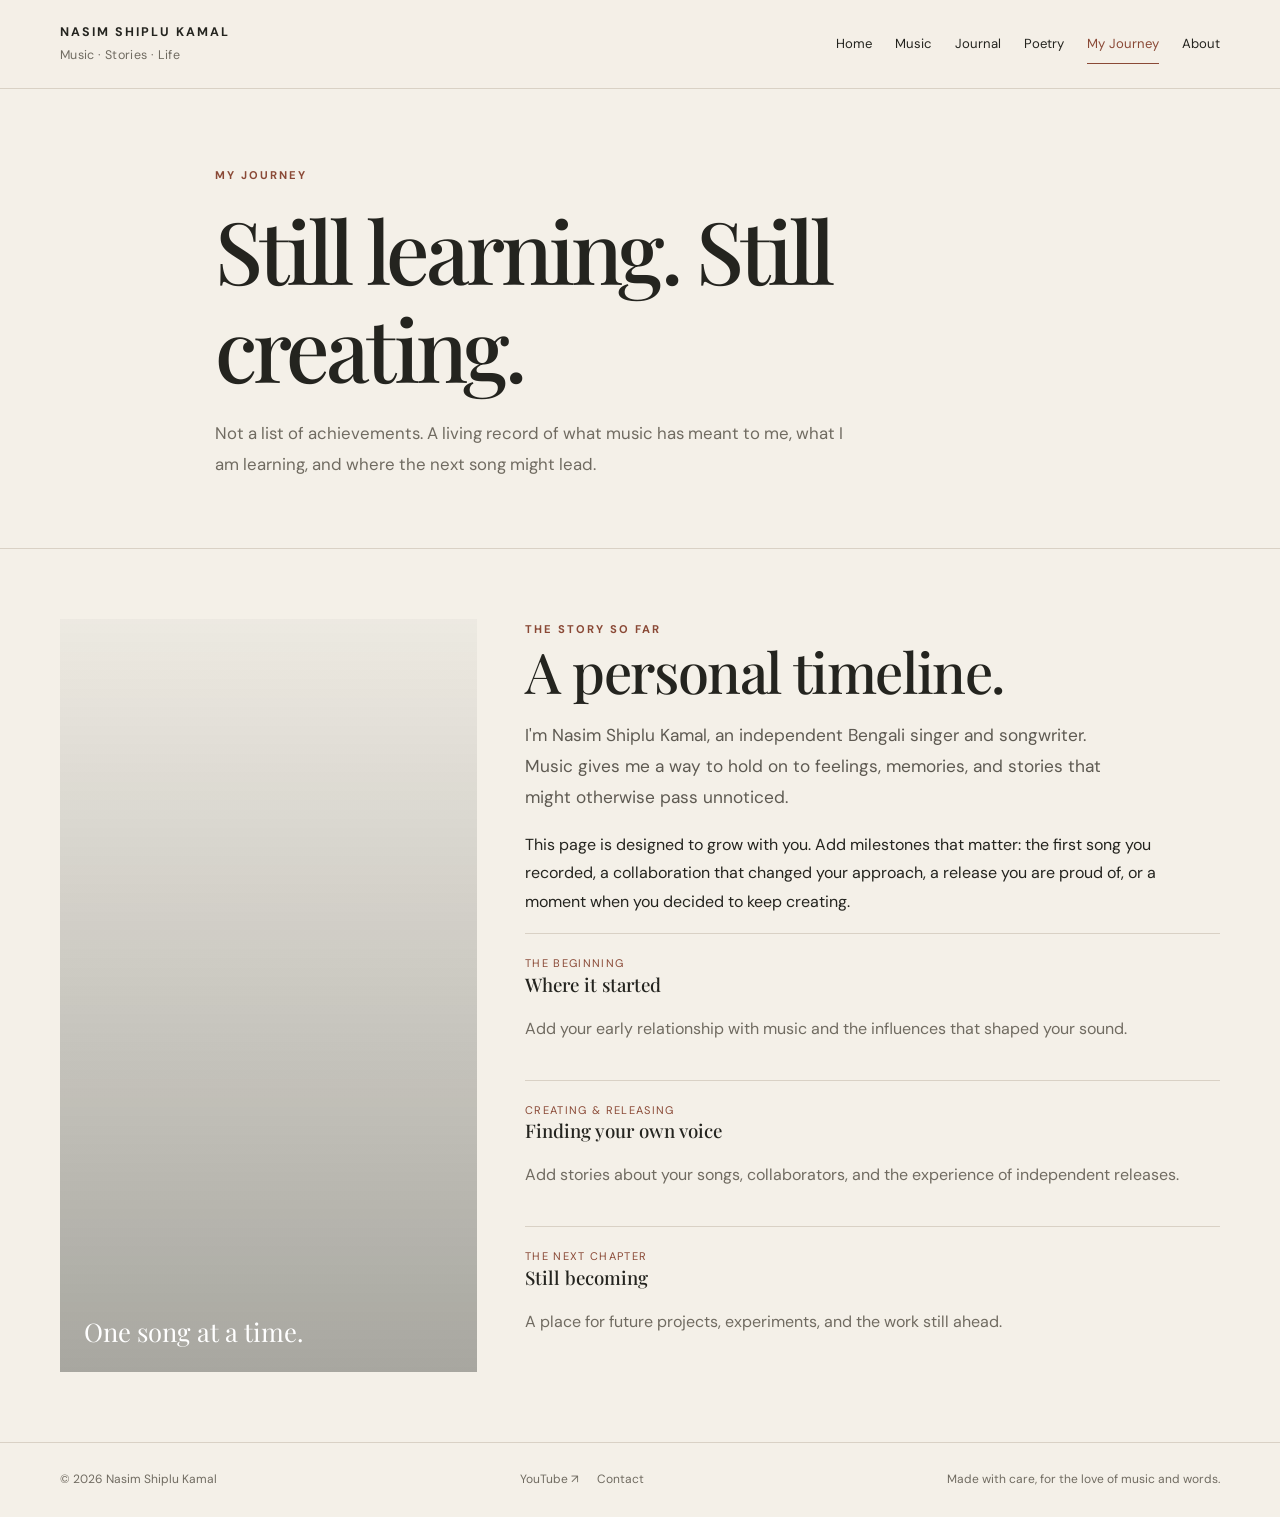
<file: journey.html>
<!doctype html><html lang="en"><head><meta charset="utf-8"><meta name="viewport" content="width=device-width,initial-scale=1"><meta name="description" content="The creative journey of Bengali singer and songwriter Nasim Shiplu Kamal."><meta name="theme-color" content="#f4f0e8"><title>My Journey — Nasim Shiplu Kamal</title><link rel="stylesheet" href="/assets/style.css"></head><body><header><div class="wrap nav"><a class="brand" href="/index.html">Nasim Shiplu Kamal<span>Music · Stories · Life</span></a><nav aria-label="Main navigation"><a href="/index.html">Home</a><a href="/music/index.html">Music</a><a href="/journal/index.html">Journal</a><a href="/poetry/index.html">Poetry</a><a href="/journey.html">My Journey</a><a href="/about.html">About</a></nav></div></header><main><div class="wrap page-hero"><div class="eyebrow">My journey</div><h1 class="serif">Still learning. Still creating.</h1><p>Not a list of achievements. A living record of what music has meant to me, what I am learning, and where the next song might lead.</p></div><section class="section"><div class="wrap about-layout"><div class="portrait-placeholder"><span>One song at a time.</span></div><div><div class="eyebrow">The story so far</div><h2 class="serif">A personal timeline.</h2><p class="intro">I'm Nasim Shiplu Kamal, an independent Bengali singer and songwriter. Music gives me a way to hold on to feelings, memories, and stories that might otherwise pass unnoticed.</p><p>This page is designed to grow with you. Add milestones that matter: the first song you recorded, a collaboration that changed your approach, a release you are proud of, or a moment when you decided to keep creating.</p><div style="border-top:1px solid var(--line);padding:20px 0"><div class="date">The beginning</div><h3>Where it started</h3><p class="muted">Add your early relationship with music and the influences that shaped your sound.</p></div><div style="border-top:1px solid var(--line);padding:20px 0"><div class="date">Creating & releasing</div><h3>Finding your own voice</h3><p class="muted">Add stories about your songs, collaborators, and the experience of independent releases.</p></div><div style="border-top:1px solid var(--line);padding:20px 0"><div class="date">The next chapter</div><h3>Still becoming</h3><p class="muted">A place for future projects, experiments, and the work still ahead.</p></div></div></div></section></main><footer><div class="wrap footer-inner"><span>© <span data-year></span> Nasim Shiplu Kamal</span><div class="socials"><a href="https://youtube.com/@nasimkamal" target="_blank" rel="noopener">YouTube ↗</a><a href="/about.html#contact">Contact</a></div><span>Made with care, for the love of music and words.</span></div></footer><script src="/assets/main.js"></script></body></html>
</file>
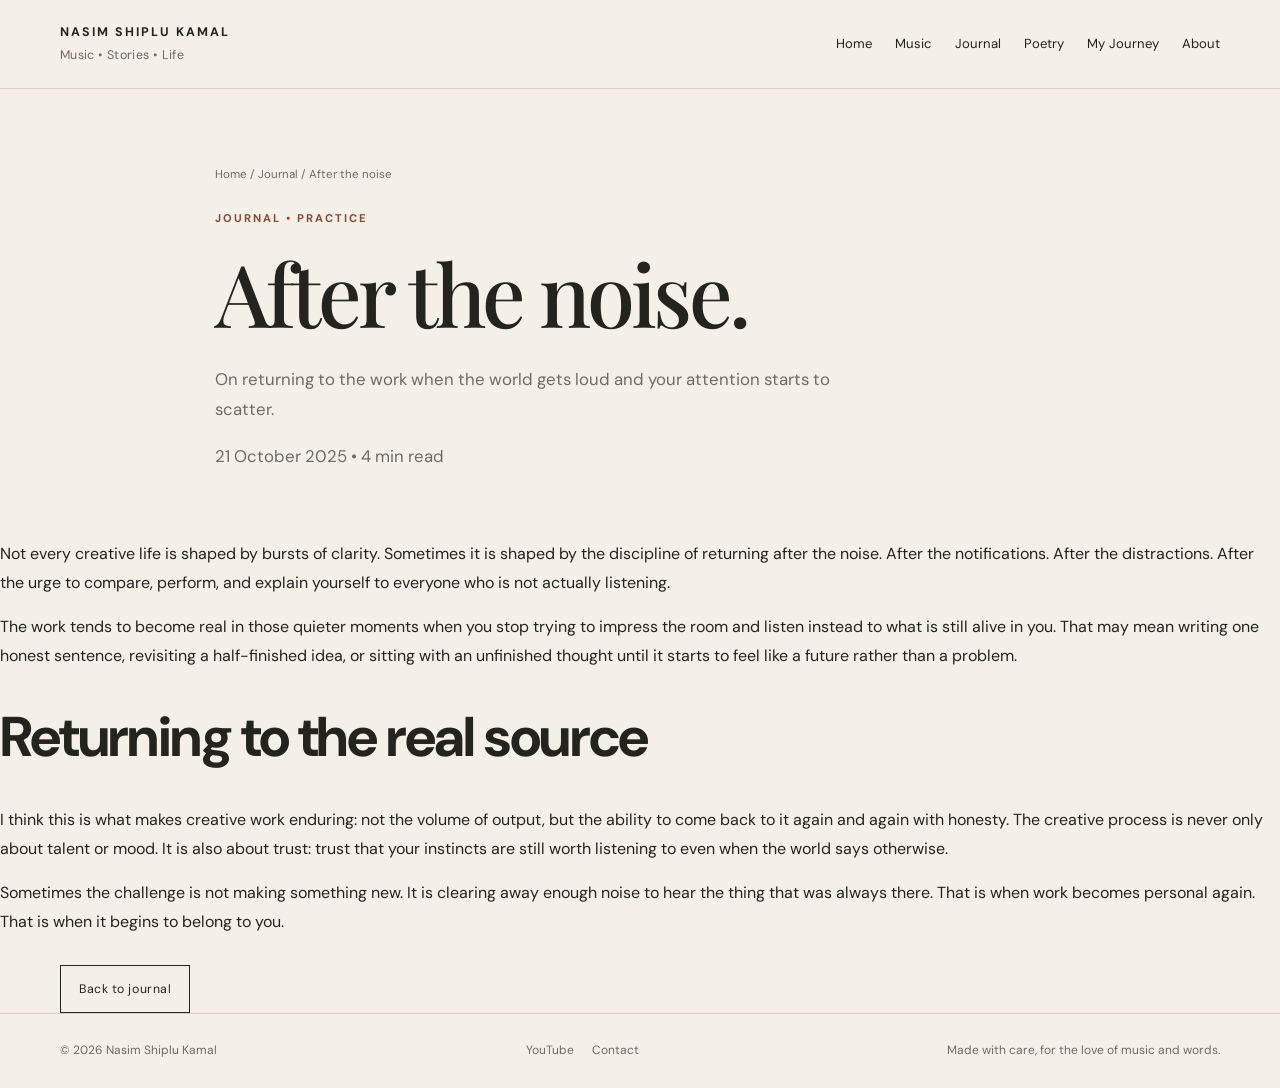
<file: journal/after-the-noise.html>
<!doctype html>
<html lang="en">
  <head>
    <meta charset="utf-8">
    <meta name="viewport" content="width=device-width,initial-scale=1">
    <meta name="description" content="On the small, disciplined act of returning to the work when the world grows loud and the attention fades.">
    <meta name="theme-color" content="#f4f0e8">
    <title>After the Noise | Journal</title>
    <link rel="stylesheet" href="/assets/style.css">
  </head>
  <body>
    <header>
      <div class="wrap nav">
        <a class="brand" href="/index.html">
          Nasim Shiplu Kamal
          <span>Music • Stories • Life</span>
        </a>

        <nav aria-label="Main navigation">
          <a href="/index.html">Home</a>
          <a href="/music/index.html">Music</a>
          <a href="/journal/index.html">Journal</a>
          <a href="/poetry/index.html">Poetry</a>
          <a href="/journey.html">My Journey</a>
          <a href="/about.html">About</a>
        </nav>
      </div>
    </header>

    <main>
      <div class="wrap page-hero">
        <div class="breadcrumb">
          <a href="/index.html">Home</a> /
          <a href="/journal/index.html">Journal</a> /
          After the noise
        </div>

        <div class="eyebrow">Journal • Practice</div>
        <h1 class="serif">After the noise.</h1>
        <p class="lede">On returning to the work when the world gets loud and your attention starts to scatter.</p>
        <p class="entry-meta">
          <time datetime="2025-10-21">21 October 2025</time>
          <span>•</span>
          <span>4 min read</span>
        </p>
      </div>

      <article class="journal-article">
        <p>
          Not every creative life is shaped by bursts of clarity. Sometimes it is shaped by the discipline of returning after the noise.
          After the notifications. After the distractions. After the urge to compare, perform, and explain yourself to everyone who is not actually listening.
        </p>

        <p>
          The work tends to become real in those quieter moments when you stop trying to impress the room and listen instead to what is still alive in you.
          That may mean writing one honest sentence, revisiting a half-finished idea, or sitting with an unfinished thought until it starts to feel like a future rather than a problem.
        </p>

        <h2>Returning to the real source</h2>

        <p>
          I think this is what makes creative work enduring: not the volume of output, but the ability to come back to it again and again with honesty.
          The creative process is never only about talent or mood. It is also about trust: trust that your instincts are still worth listening to even when the world says otherwise.
        </p>

        <p>
          Sometimes the challenge is not making something new. It is clearing away enough noise to hear the thing that was always there.
          That is when work becomes personal again. That is when it begins to belong to you.
        </p>
      </article>

      <div class="wrap actions">
        <a class="button" href="/journal/index.html">Back to journal</a>
      </div>
    </main>

    <footer>
      <div class="wrap footer-inner">
        <span>© <span data-year></span> Nasim Shiplu Kamal</span>

        <div class="socials">
          <a href="https://youtube.com/@nasimkamal" target="_blank" rel="noopener">YouTube</a>
          <a href="/about.html#contact">Contact</a>
        </div>

        <span>Made with care, for the love of music and words.</span>
      </div>
    </footer>

    <script src="/assets/main.js"></script>
  </body>
</html>
</file>
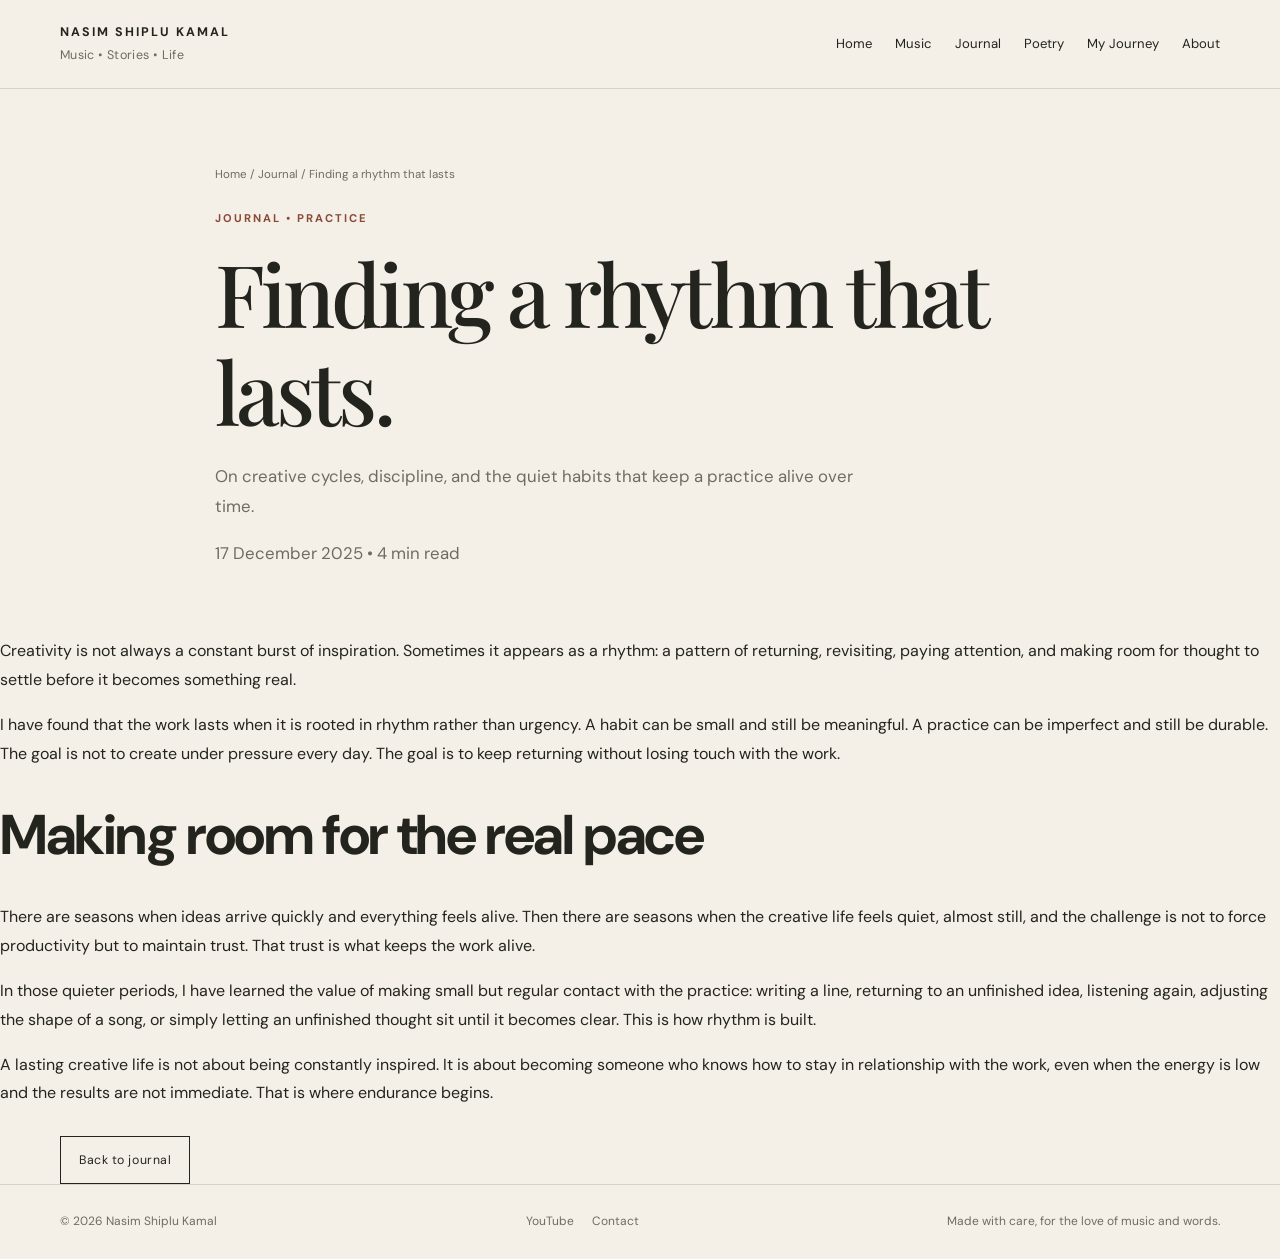
<file: journal/creative-rhythm.html>
<!doctype html>
<html lang="en">
  <head>
    <meta charset="utf-8">
    <meta name="viewport" content="width=device-width,initial-scale=1">
    <meta name="description" content="A note on creative rhythm, seasons of work, and the habits that help a practice last.">
    <meta name="theme-color" content="#f4f0e8">
    <title>Finding a Rhythm That Lasts | Journal</title>
    <link rel="stylesheet" href="/assets/style.css">
  </head>
  <body>
    <header>
      <div class="wrap nav">
        <a class="brand" href="/index.html">
          Nasim Shiplu Kamal
          <span>Music • Stories • Life</span>
        </a>

        <nav aria-label="Main navigation">
          <a href="/index.html">Home</a>
          <a href="/music/index.html">Music</a>
          <a href="/journal/index.html">Journal</a>
          <a href="/poetry/index.html">Poetry</a>
          <a href="/journey.html">My Journey</a>
          <a href="/about.html">About</a>
        </nav>
      </div>
    </header>

    <main>
      <div class="wrap page-hero">
        <div class="breadcrumb">
          <a href="/index.html">Home</a> /
          <a href="/journal/index.html">Journal</a> /
          Finding a rhythm that lasts
        </div>

        <div class="eyebrow">Journal • Practice</div>
        <h1 class="serif">Finding a rhythm that lasts.</h1>
        <p class="lede">On creative cycles, discipline, and the quiet habits that keep a practice alive over time.</p>
        <p class="entry-meta">
          <time datetime="2025-12-17">17 December 2025</time>
          <span>•</span>
          <span>4 min read</span>
        </p>
      </div>

      <article class="journal-article">
        <p>
          Creativity is not always a constant burst of inspiration. Sometimes it appears as a rhythm: a pattern of returning,
          revisiting, paying attention, and making room for thought to settle before it becomes something real.
        </p>

        <p>
          I have found that the work lasts when it is rooted in rhythm rather than urgency. A habit can be small and still be meaningful.
          A practice can be imperfect and still be durable. The goal is not to create under pressure every day. The goal is to keep returning without losing touch with the work.
        </p>

        <h2>Making room for the real pace</h2>

        <p>
          There are seasons when ideas arrive quickly and everything feels alive. Then there are seasons when the creative life feels quiet,
          almost still, and the challenge is not to force productivity but to maintain trust. That trust is what keeps the work alive.
        </p>

        <p>
          In those quieter periods, I have learned the value of making small but regular contact with the practice: writing a line, returning to an unfinished idea,
          listening again, adjusting the shape of a song, or simply letting an unfinished thought sit until it becomes clear. This is how rhythm is built.
        </p>

        <p>
          A lasting creative life is not about being constantly inspired. It is about becoming someone who knows how to stay in relationship with the work,
          even when the energy is low and the results are not immediate. That is where endurance begins.
        </p>
      </article>

      <div class="wrap actions">
        <a class="button" href="/journal/index.html">Back to journal</a>
      </div>
    </main>

    <footer>
      <div class="wrap footer-inner">
        <span>© <span data-year></span> Nasim Shiplu Kamal</span>

        <div class="socials">
          <a href="https://youtube.com/@nasimkamal" target="_blank" rel="noopener">YouTube</a>
          <a href="/about.html#contact">Contact</a>
        </div>

        <span>Made with care, for the love of music and words.</span>
      </div>
    </footer>

    <script src="/assets/main.js"></script>
  </body>
</html>
</file>
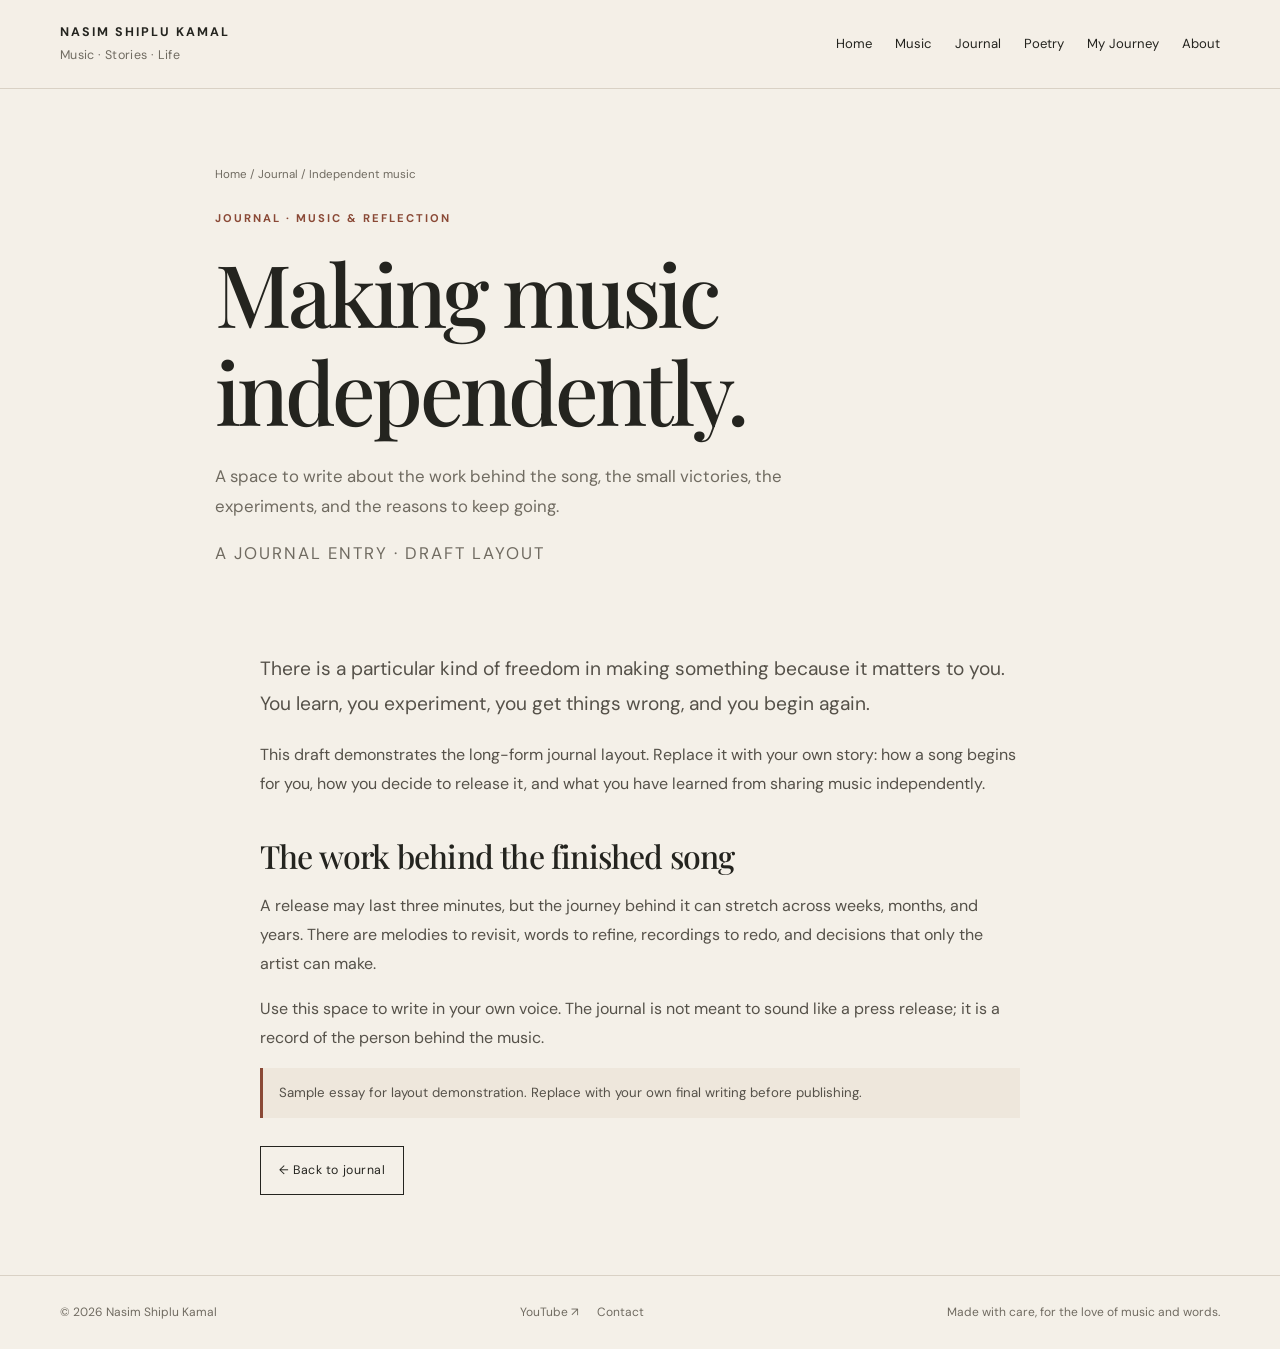
<file: journal/independent-music.html>
<!doctype html><html lang="en"><head><meta charset="utf-8"><meta name="viewport" content="width=device-width,initial-scale=1"><meta name="description" content="A personal reflection on independent music by Nasim Shiplu Kamal."><meta name="theme-color" content="#f4f0e8"><title>Making Music Independently — Journal</title><link rel="stylesheet" href="/assets/style.css"></head><body><header><div class="wrap nav"><a class="brand" href="/index.html">Nasim Shiplu Kamal<span>Music · Stories · Life</span></a><nav aria-label="Main navigation"><a href="/index.html">Home</a><a href="/music/index.html">Music</a><a href="/journal/index.html">Journal</a><a href="/poetry/index.html">Poetry</a><a href="/journey.html">My Journey</a><a href="/about.html">About</a></nav></div></header><main><div class="wrap page-hero"><div class="breadcrumb"><a href="/index.html">Home</a> / <a href="/journal/index.html">Journal</a> / Independent music</div><div class="eyebrow">Journal · Music & reflection</div><h1 class="serif">Making music independently.</h1><p>A space to write about the work behind the song, the small victories, the experiments, and the reasons to keep going.</p><p class="date">A journal entry · Draft layout</p></div><article class="article"><p class="lead">There is a particular kind of freedom in making something because it matters to you. You learn, you experiment, you get things wrong, and you begin again.</p><p>This draft demonstrates the long-form journal layout. Replace it with your own story: how a song begins for you, how you decide to release it, and what you have learned from sharing music independently.</p><h2 class="serif">The work behind the finished song</h2><p>A release may last three minutes, but the journey behind it can stretch across weeks, months, and years. There are melodies to revisit, words to refine, recordings to redo, and decisions that only the artist can make.</p><p>Use this space to write in your own voice. The journal is not meant to sound like a press release; it is a record of the person behind the music.</p><p class="notice">Sample essay for layout demonstration. Replace with your own final writing before publishing.</p><div class="actions"><a class="button" href="/journal/index.html">← Back to journal</a></div></article></main><footer><div class="wrap footer-inner"><span>© <span data-year></span> Nasim Shiplu Kamal</span><div class="socials"><a href="https://youtube.com/@nasimkamal" target="_blank" rel="noopener">YouTube ↗</a><a href="/about.html#contact">Contact</a></div><span>Made with care, for the love of music and words.</span></div></footer><script src="/assets/main.js"></script></body></html>
</file>
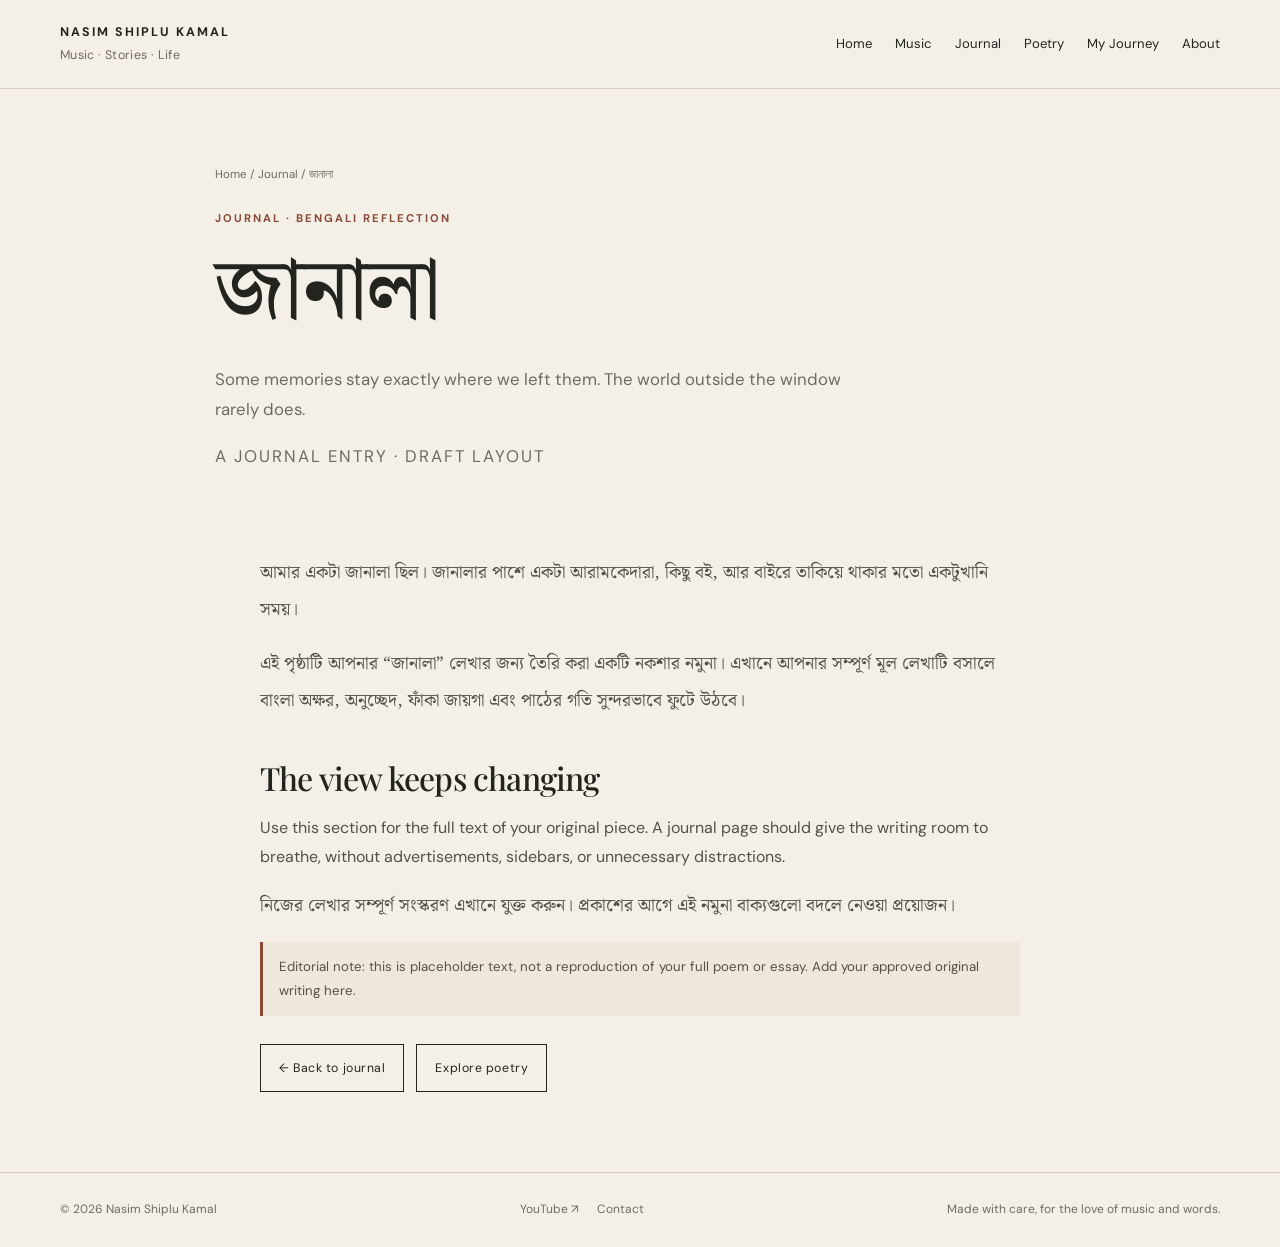
<file: journal/janala.html>
<!doctype html><html lang="bn"><head><meta charset="utf-8"><meta name="viewport" content="width=device-width,initial-scale=1"><meta name="description" content="A Bengali journal page template for Janala by Nasim Shiplu Kamal."><meta name="theme-color" content="#f4f0e8"><title>জানালা — Journal — Nasim Shiplu Kamal</title><link rel="stylesheet" href="/assets/style.css"></head><body><header><div class="wrap nav"><a class="brand" href="/index.html">Nasim Shiplu Kamal<span>Music · Stories · Life</span></a><nav aria-label="Main navigation"><a href="/index.html">Home</a><a href="/music/index.html">Music</a><a href="/journal/index.html">Journal</a><a href="/poetry/index.html">Poetry</a><a href="/journey.html">My Journey</a><a href="/about.html">About</a></nav></div></header><main><div class="wrap page-hero"><div class="breadcrumb"><a href="/index.html">Home</a> / <a href="/journal/index.html">Journal</a> / জানালা</div><div class="eyebrow">Journal · Bengali reflection</div><h1 class="serif bn">জানালা</h1><p>Some memories stay exactly where we left them. The world outside the window rarely does.</p><p class="date">A journal entry · Draft layout</p></div><article class="article"><p class="lead bn">আমার একটা জানালা ছিল। জানালার পাশে একটা আরামকেদারা, কিছু বই, আর বাইরে তাকিয়ে থাকার মতো একটুখানি সময়।</p><p class="bn">এই পৃষ্ঠাটি আপনার “জানালা” লেখার জন্য তৈরি করা একটি নকশার নমুনা। এখানে আপনার সম্পূর্ণ মূল লেখাটি বসালে বাংলা অক্ষর, অনুচ্ছেদ, ফাঁকা জায়গা এবং পাঠের গতি সুন্দরভাবে ফুটে উঠবে।</p><h2 class="serif">The view keeps changing</h2><p>Use this section for the full text of your original piece. A journal page should give the writing room to breathe, without advertisements, sidebars, or unnecessary distractions.</p><p class="bn">নিজের লেখার সম্পূর্ণ সংস্করণ এখানে যুক্ত করুন। প্রকাশের আগে এই নমুনা বাক্যগুলো বদলে নেওয়া প্রয়োজন।</p><p class="notice">Editorial note: this is placeholder text, not a reproduction of your full poem or essay. Add your approved original writing here.</p><div class="actions"><a class="button" href="/journal/index.html">← Back to journal</a><a class="button" href="/poetry/index.html">Explore poetry</a></div></article></main><footer><div class="wrap footer-inner"><span>© <span data-year></span> Nasim Shiplu Kamal</span><div class="socials"><a href="https://youtube.com/@nasimkamal" target="_blank" rel="noopener">YouTube ↗</a><a href="/about.html#contact">Contact</a></div><span>Made with care, for the love of music and words.</span></div></footer><script src="/assets/main.js"></script></body></html>
</file>
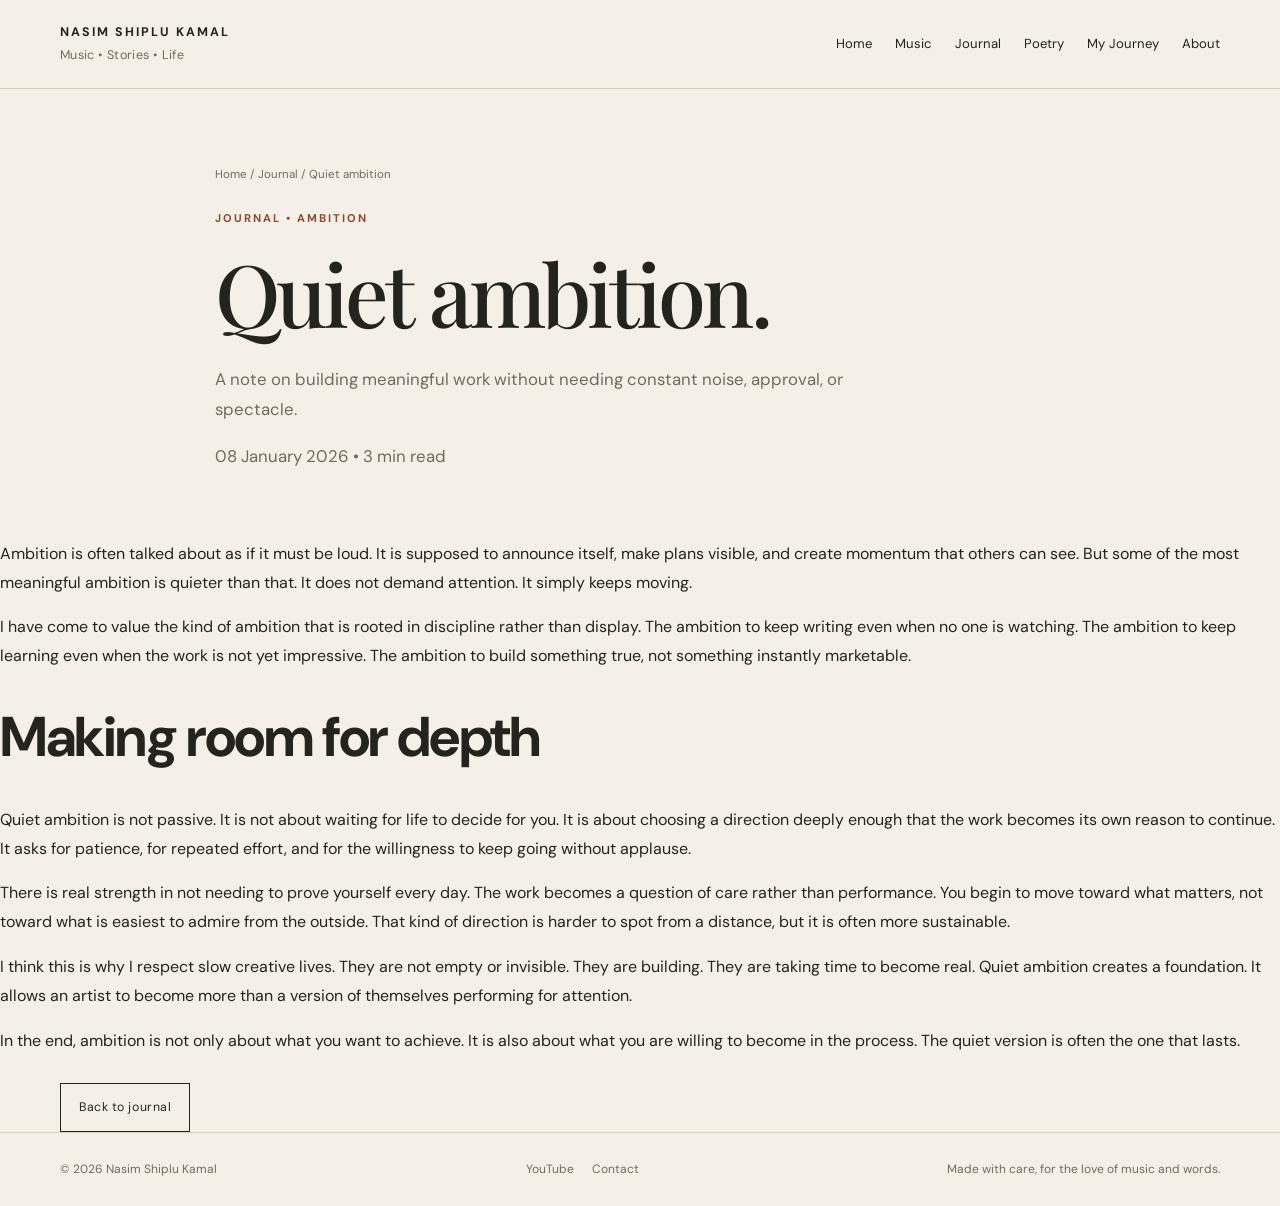
<file: journal/quiet-ambition.html>
<!doctype html>
<html lang="en">
  <head>
    <meta charset="utf-8">
    <meta name="viewport" content="width=device-width,initial-scale=1">
    <meta name="description" content="On building a meaningful creative life without needing constant validation, attention, or public spectacle.">
    <meta name="theme-color" content="#f4f0e8">
    <title>Quiet Ambition | Journal</title>
    <link rel="stylesheet" href="/assets/style.css">
  </head>
  <body>
    <header>
      <div class="wrap nav">
        <a class="brand" href="/index.html">
          Nasim Shiplu Kamal
          <span>Music • Stories • Life</span>
        </a>

        <nav aria-label="Main navigation">
          <a href="/index.html">Home</a>
          <a href="/music/index.html">Music</a>
          <a href="/journal/index.html">Journal</a>
          <a href="/poetry/index.html">Poetry</a>
          <a href="/journey.html">My Journey</a>
          <a href="/about.html">About</a>
        </nav>
      </div>
    </header>

    <main>
      <div class="wrap page-hero">
        <div class="breadcrumb">
          <a href="/index.html">Home</a> /
          <a href="/journal/index.html">Journal</a> /
          Quiet ambition
        </div>

        <div class="eyebrow">Journal • Ambition</div>
        <h1 class="serif">Quiet ambition.</h1>
        <p class="lede">A note on building meaningful work without needing constant noise, approval, or spectacle.</p>
        <p class="entry-meta">
          <time datetime="2026-01-08">08 January 2026</time>
          <span>•</span>
          <span>3 min read</span>
        </p>
      </div>

      <article class="journal-article">
        <p>
          Ambition is often talked about as if it must be loud. It is supposed to announce itself, make plans visible,
          and create momentum that others can see. But some of the most meaningful ambition is quieter than that.
          It does not demand attention. It simply keeps moving.
        </p>

        <p>
          I have come to value the kind of ambition that is rooted in discipline rather than display.
          The ambition to keep writing even when no one is watching. The ambition to keep learning even when the work is not yet impressive.
          The ambition to build something true, not something instantly marketable.
        </p>

        <h2>Making room for depth</h2>

        <p>
          Quiet ambition is not passive. It is not about waiting for life to decide for you. It is about choosing a direction deeply enough
          that the work becomes its own reason to continue. It asks for patience, for repeated effort, and for the willingness to keep going without applause.
        </p>

        <p>
          There is real strength in not needing to prove yourself every day. The work becomes a question of care rather than performance.
          You begin to move toward what matters, not toward what is easiest to admire from the outside. That kind of direction is harder to spot
          from a distance, but it is often more sustainable.
        </p>

        <p>
          I think this is why I respect slow creative lives. They are not empty or invisible. They are building. They are taking time to become real.
          Quiet ambition creates a foundation. It allows an artist to become more than a version of themselves performing for attention.
        </p>

        <p>
          In the end, ambition is not only about what you want to achieve. It is also about what you are willing to become in the process.
          The quiet version is often the one that lasts.
        </p>
      </article>

      <div class="wrap actions">
        <a class="button" href="/journal/index.html">Back to journal</a>
      </div>
    </main>

    <footer>
      <div class="wrap footer-inner">
        <span>© <span data-year></span> Nasim Shiplu Kamal</span>

        <div class="socials">
          <a href="https://youtube.com/@nasimkamal" target="_blank" rel="noopener">YouTube</a>
          <a href="/about.html#contact">Contact</a>
        </div>

        <span>Made with care, for the love of music and words.</span>
      </div>
    </footer>

    <script src="/assets/main.js"></script>
  </body>
</html>
</file>
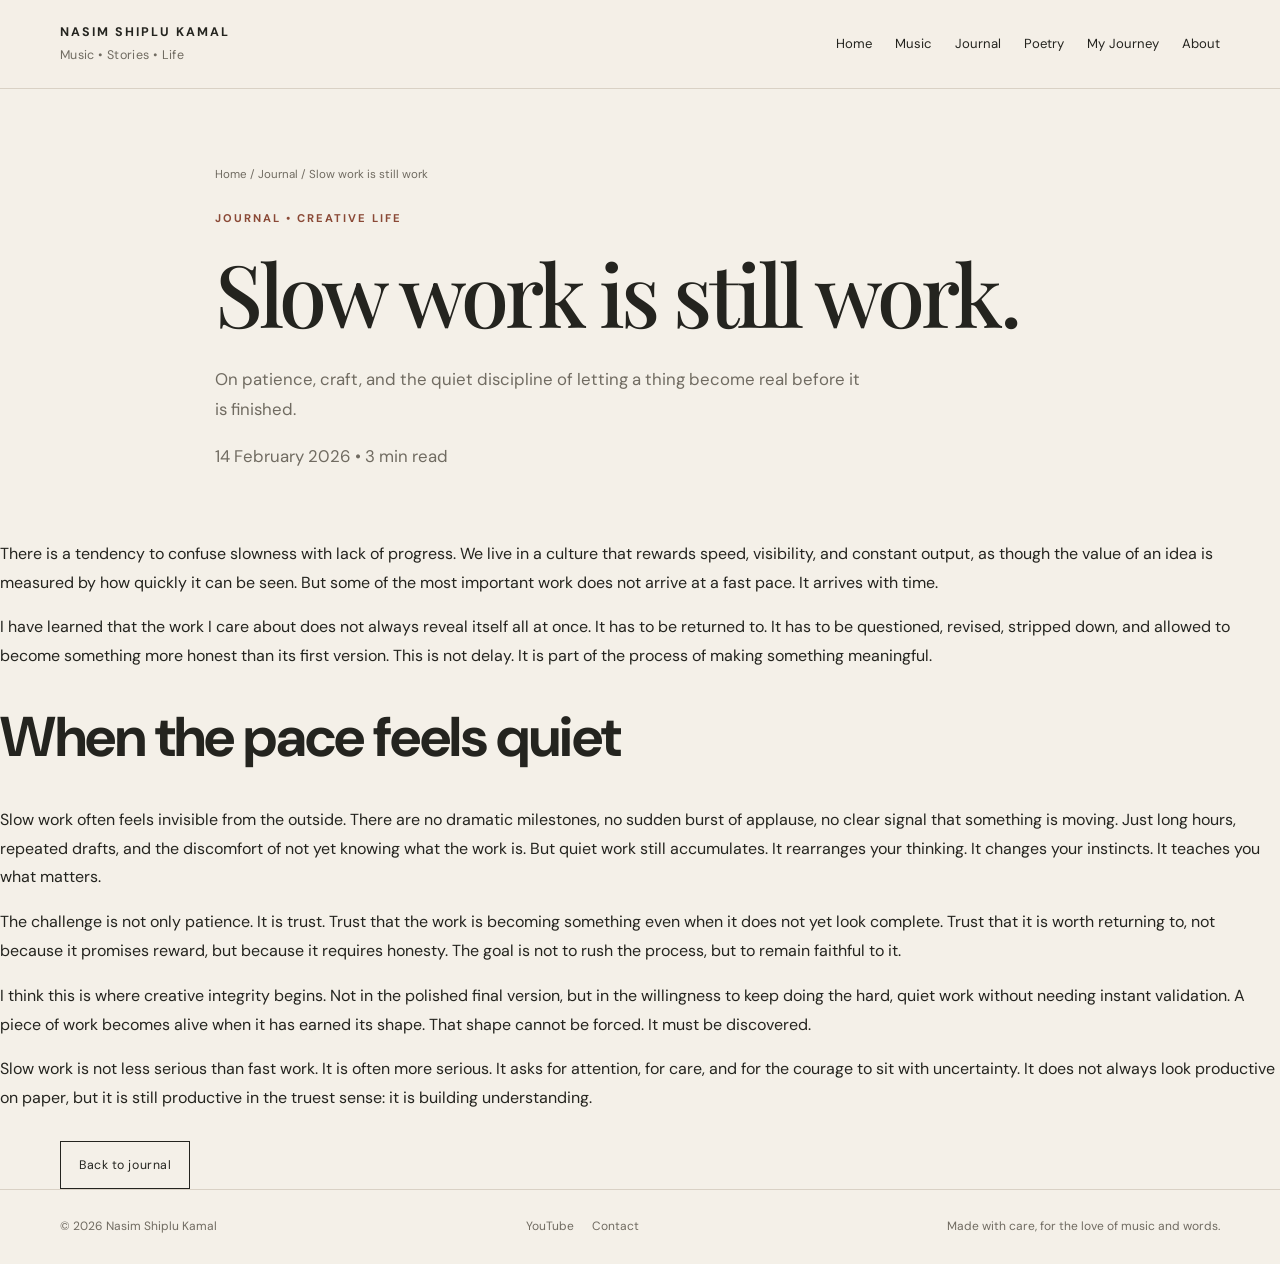
<file: journal/slow-work.html>
<!doctype html>
<html lang="en">
  <head>
    <meta charset="utf-8">
    <meta name="viewport" content="width=device-width,initial-scale=1">
    <meta name="description" content="A reflection on creative patience, slow work, and the discipline of allowing a process to become meaningful before it becomes visible.">
    <meta name="theme-color" content="#f4f0e8">
    <title>Slow Work Is Still Work | Journal</title>
    <link rel="stylesheet" href="/assets/style.css">
  </head>
  <body>
    <header>
      <div class="wrap nav">
        <a class="brand" href="/index.html">
          Nasim Shiplu Kamal
          <span>Music • Stories • Life</span>
        </a>

        <nav aria-label="Main navigation">
          <a href="/index.html">Home</a>
          <a href="/music/index.html">Music</a>
          <a href="/journal/index.html">Journal</a>
          <a href="/poetry/index.html">Poetry</a>
          <a href="/journey.html">My Journey</a>
          <a href="/about.html">About</a>
        </nav>
      </div>
    </header>

    <main>
      <div class="wrap page-hero">
        <div class="breadcrumb">
          <a href="/index.html">Home</a> /
          <a href="/journal/index.html">Journal</a> /
          Slow work is still work
        </div>

        <div class="eyebrow">Journal • Creative life</div>
        <h1 class="serif">Slow work is still work.</h1>
        <p class="lede">On patience, craft, and the quiet discipline of letting a thing become real before it is finished.</p>
        <p class="entry-meta">
          <time datetime="2026-02-14">14 February 2026</time>
          <span>•</span>
          <span>3 min read</span>
        </p>
      </div>

      <article class="journal-article">
        <p>
          There is a tendency to confuse slowness with lack of progress. We live in a culture that rewards speed,
          visibility, and constant output, as though the value of an idea is measured by how quickly it can be seen.
          But some of the most important work does not arrive at a fast pace. It arrives with time.
        </p>

        <p>
          I have learned that the work I care about does not always reveal itself all at once. It has to be returned to.
          It has to be questioned, revised, stripped down, and allowed to become something more honest than its first version.
          This is not delay. It is part of the process of making something meaningful.
        </p>

        <h2>When the pace feels quiet</h2>

        <p>
          Slow work often feels invisible from the outside. There are no dramatic milestones, no sudden burst of applause,
          no clear signal that something is moving. Just long hours, repeated drafts, and the discomfort of not yet knowing what the work is.
          But quiet work still accumulates. It rearranges your thinking. It changes your instincts. It teaches you what matters.
        </p>

        <p>
          The challenge is not only patience. It is trust. Trust that the work is becoming something even when it does not yet look complete.
          Trust that it is worth returning to, not because it promises reward, but because it requires honesty. The goal is not to rush the process,
          but to remain faithful to it.
        </p>

        <p>
          I think this is where creative integrity begins. Not in the polished final version, but in the willingness to keep doing the hard,
          quiet work without needing instant validation. A piece of work becomes alive when it has earned its shape.
          That shape cannot be forced. It must be discovered.
        </p>

        <p>
          Slow work is not less serious than fast work. It is often more serious. It asks for attention, for care, and for the courage to sit with uncertainty.
          It does not always look productive on paper, but it is still productive in the truest sense: it is building understanding.
        </p>
      </article>

      <div class="wrap actions">
        <a class="button" href="/journal/index.html">Back to journal</a>
      </div>
    </main>

    <footer>
      <div class="wrap footer-inner">
        <span>© <span data-year></span> Nasim Shiplu Kamal</span>

        <div class="socials">
          <a href="https://youtube.com/@nasimkamal" target="_blank" rel="noopener">YouTube</a>
          <a href="/about.html#contact">Contact</a>
        </div>

        <span>Made with care, for the love of music and words.</span>
      </div>
    </footer>

    <script src="/assets/main.js"></script>
  </body>
</html>
</file>
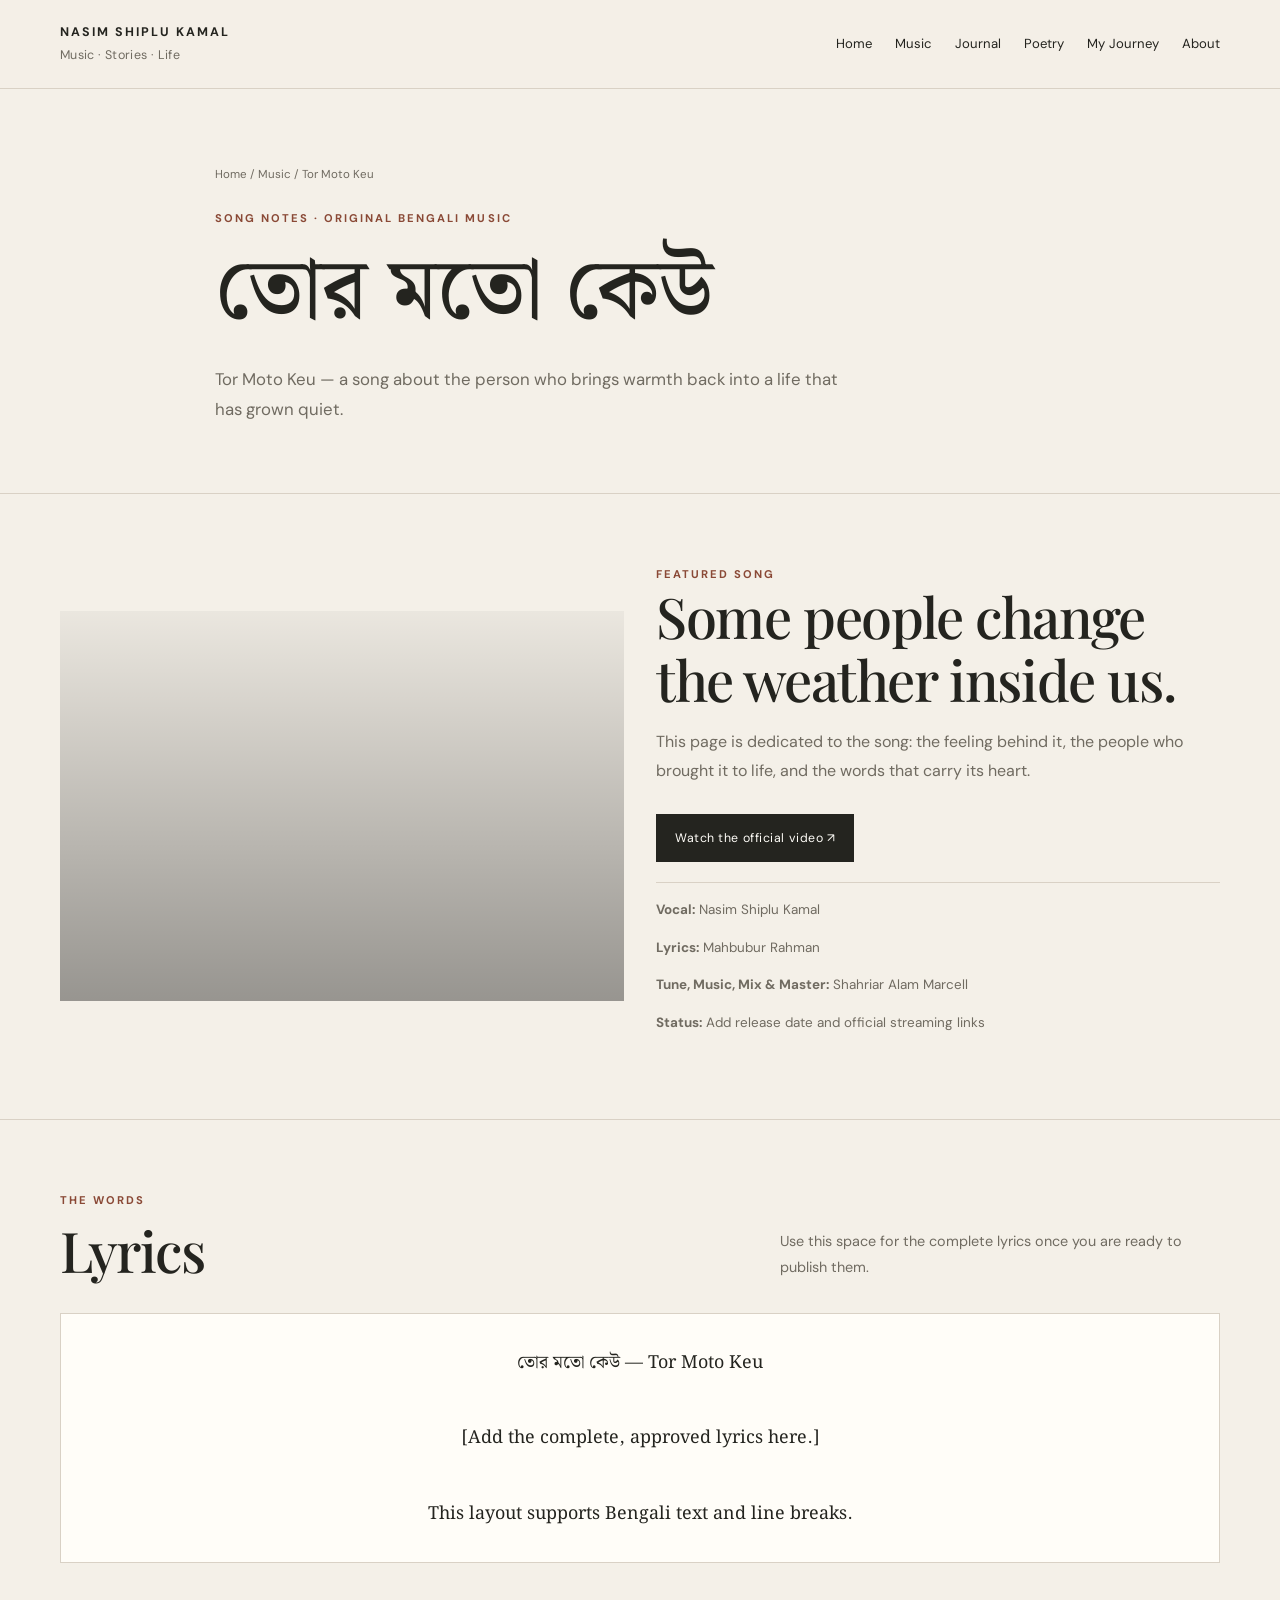
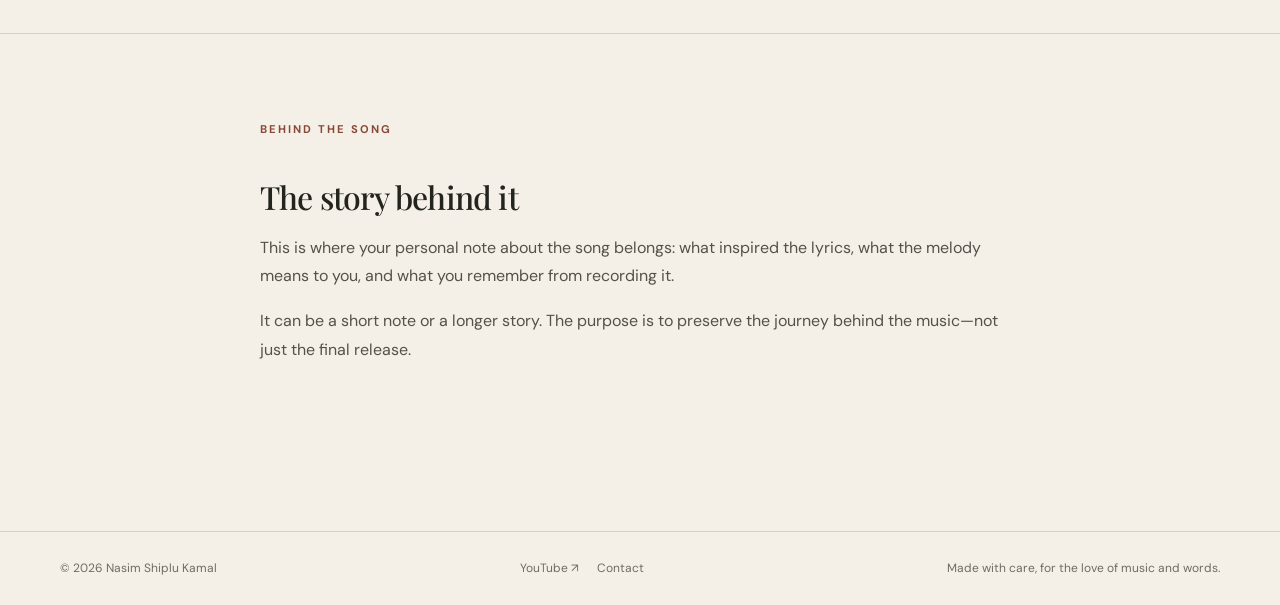
<file: music/tor-moto-keu.html>
<!doctype html><html lang="en"><head><meta charset="utf-8"><meta name="viewport" content="width=device-width,initial-scale=1"><meta name="description" content="Song page for Tor Moto Keu by Nasim Shiplu Kamal."><meta name="theme-color" content="#f4f0e8"><title>তোর মতো কেউ — Nasim Shiplu Kamal</title><link rel="stylesheet" href="/assets/style.css"></head><body><header><div class="wrap nav"><a class="brand" href="/index.html">Nasim Shiplu Kamal<span>Music · Stories · Life</span></a><nav aria-label="Main navigation"><a href="/index.html">Home</a><a href="/music/index.html">Music</a><a href="/journal/index.html">Journal</a><a href="/poetry/index.html">Poetry</a><a href="/journey.html">My Journey</a><a href="/about.html">About</a></nav></div></header><main><div class="wrap page-hero"><div class="breadcrumb"><a href="/index.html">Home</a> / <a href="/music/index.html">Music</a> / Tor Moto Keu</div><div class="eyebrow">Song notes · Original Bengali music</div><h1 class="serif bn">তোর মতো কেউ</h1><p>Tor Moto Keu — a song about the person who brings warmth back into a life that has grown quiet.</p></div><section class="section"><div class="wrap song-feature"><div class="song-image"></div><div><div class="eyebrow">Featured song</div><h2 class="serif">Some people change the weather inside us.</h2><p class="muted">This page is dedicated to the song: the feeling behind it, the people who brought it to life, and the words that carry its heart.</p><div class="actions"><a class="button primary" href="https://youtube.com/@nasimkamal" target="_blank" rel="noopener">Watch the official video ↗</a></div><div class="credits"><p><strong>Vocal:</strong> Nasim Shiplu Kamal</p><p><strong>Lyrics:</strong> Mahbubur Rahman</p><p><strong>Tune, Music, Mix & Master:</strong> Shahriar Alam Marcell</p><p><strong>Status:</strong> Add release date and official streaming links</p></div></div></div></section><section class="section"><div class="wrap"><div class="section-head"><div><div class="eyebrow">The words</div><h2 class="serif">Lyrics</h2></div><p>Use this space for the complete lyrics once you are ready to publish them.</p></div><div class="lyrics">তোর মতো কেউ — Tor Moto Keu

[Add the complete, approved lyrics here.]

This layout supports Bengali text and line breaks.</div></div></section><section class="section"><div class="wrap article"><div class="eyebrow">Behind the song</div><h2 class="serif">The story behind it</h2><p>This is where your personal note about the song belongs: what inspired the lyrics, what the melody means to you, and what you remember from recording it.</p><p>It can be a short note or a longer story. The purpose is to preserve the journey behind the music—not just the final release.</p></div></section></main><footer><div class="wrap footer-inner"><span>© <span data-year></span> Nasim Shiplu Kamal</span><div class="socials"><a href="https://youtube.com/@nasimkamal" target="_blank" rel="noopener">YouTube ↗</a><a href="/about.html#contact">Contact</a></div><span>Made with care, for the love of music and words.</span></div></footer><script src="/assets/main.js"></script></body></html>
</file>
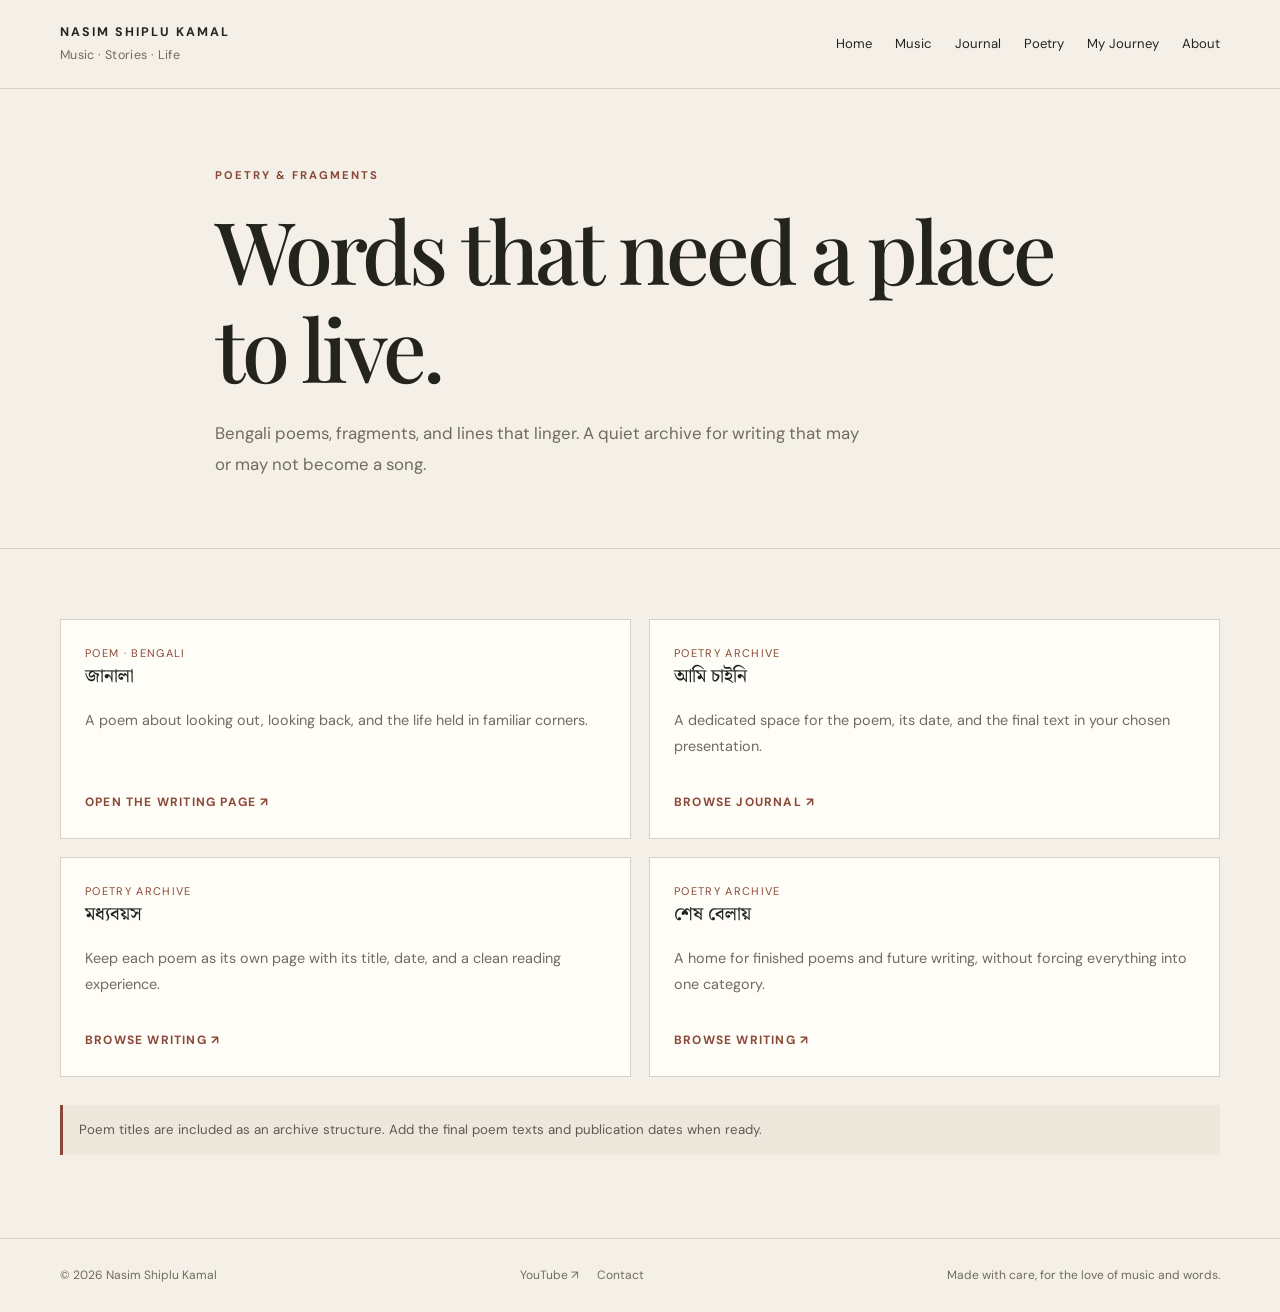
<file: poetry/original_index_file.html>
<!doctype html>
<html lang="bn">

<head>
    <meta charset="utf-8">
    <meta name="viewport" content="width=device-width,initial-scale=1">
    <meta name="description" content="Bengali poetry and literary writing by Nasim Shiplu Kamal.">
    <meta name="theme-color" content="#f4f0e8">

    <title>Poetry — Nasim Shiplu Kamal</title>

    <link rel="stylesheet" href="/assets/style.css">

    <style>
        .poem-list {
            display: grid;
            grid-template-columns: repeat(2, 1fr);
            gap: 18px;
        }

        .poem-list .tile {
            transition:
                transform .2s ease,
                background .2s ease,
                border-color .2s ease;
        }

        .poem-list .tile:hover {
            transform: translateY(-3px);
            background: #faf6f0;
            border-color: #cbb9a6;
        }

        .poem-list .bn {
            line-height: 1.4;
        }

        .poem-list a:hover h3 {
            color: var(--accent);
        }

        @media (max-width: 820px) {
            .poem-list {
                grid-template-columns: 1fr;
            }
        }
    </style>
</head>

<body>
    <header>
        <div class="wrap nav"><a class="brand" href="/index.html">Nasim Shiplu Kamal<span>Music · Stories · Life</span></a>
            <nav aria-label="Main navigation"><a href="/index.html">Home</a><a href="/music/index.html">Music</a><a href="/journal/index.html">Journal</a><a href="/poetry/index.html">Poetry</a><a href="/journey.html">My Journey</a><a href="/about.html">About</a></nav>
        </div>
    </header>
    <main>
        <div class="wrap page-hero">
            <div class="eyebrow">Poetry &amp; fragments</div>
            <h1 class="serif">Words that need a place to live.</h1>
            <p>Bengali poems, fragments, and lines that linger. A quiet archive for writing that may or may not become a song.</p>
        </div>
        <section class="section">
            <div class="wrap">
                <div class="poem-list">
                    <article class="tile">
                        <div class="date">Poem · Bengali</div>
                        <h3 class="bn">জানালা</h3>
                        <p>A poem about looking out, looking back, and the life held in familiar corners.</p><a class="text-link" href="/journal/janala.html">Open the writing page ↗</a>
                    </article>
                    <article class="tile">
                        <div class="date">Poetry archive</div>
                        <h3 class="bn">আমি চাইনি</h3>
                        <p>A dedicated space for the poem, its date, and the final text in your chosen presentation.</p><a class="text-link" href="/journal/index.html">Browse journal ↗</a>
                    </article>
                    <article class="tile">
                        <div class="date">Poetry archive</div>
                        <h3 class="bn">মধ্যবয়স</h3>
                        <p>Keep each poem as its own page with its title, date, and a clean reading experience.</p><a class="text-link" href="/journal/index.html">Browse writing ↗</a>
                    </article>
                    <article class="tile">
                        <div class="date">Poetry archive</div>
                        <h3 class="bn">শেষ বেলায়</h3>
                        <p>A home for finished poems and future writing, without forcing everything into one category.</p><a class="text-link" href="/journal/index.html">Browse writing ↗</a>
                    </article>
                </div>
                <p class="notice" style="margin-top:28px">Poem titles are included as an archive structure. Add the final poem texts and publication dates when ready.</p>
            </div>
        </section>
    </main>
    <footer>
        <div class="wrap footer-inner"><span>© <span data-year></span> Nasim Shiplu Kamal</span>
            <div class="socials"><a href="https://youtube.com/@nasimkamal" target="_blank" rel="noopener">YouTube ↗</a><a href="/about.html#contact">Contact</a></div><span>Made with care, for the love of music and words.</span>
        </div>
    </footer>
    <script src="/assets/main.js"></script>
</body>

</html>
</file>
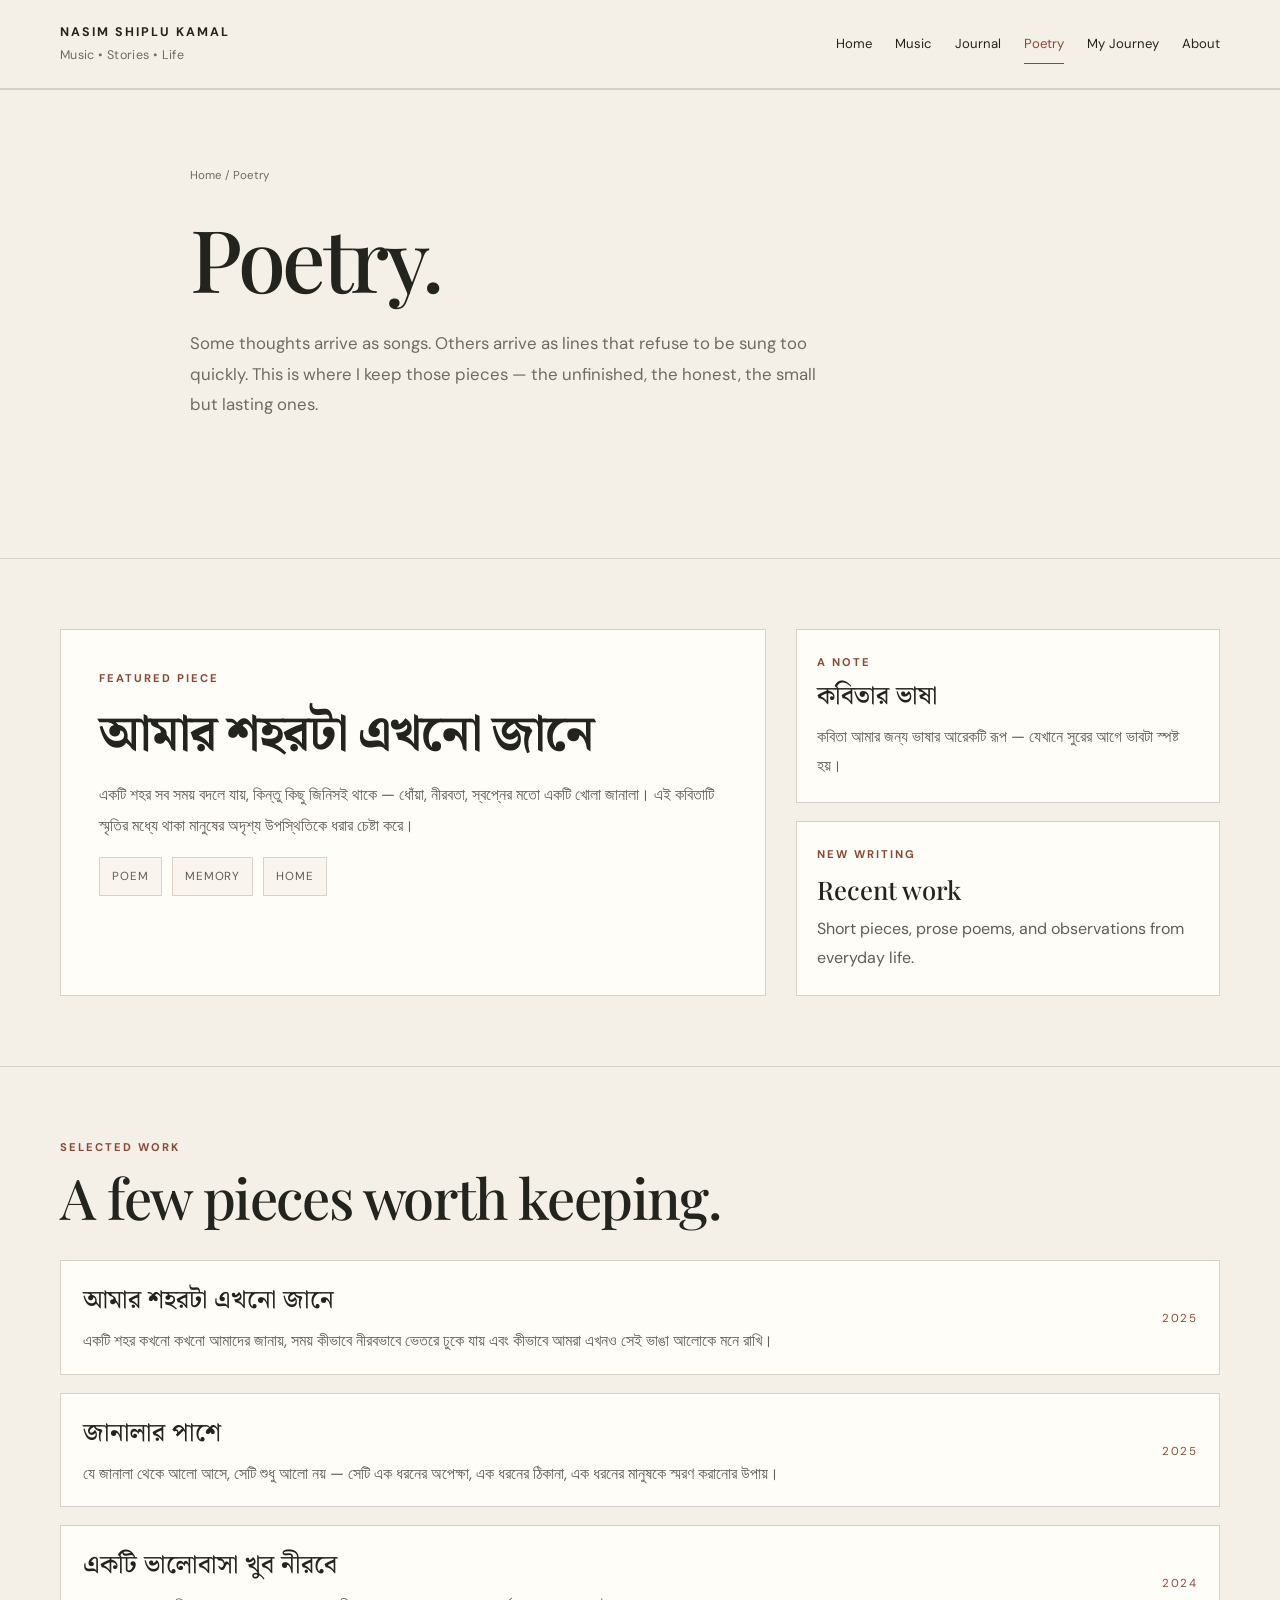
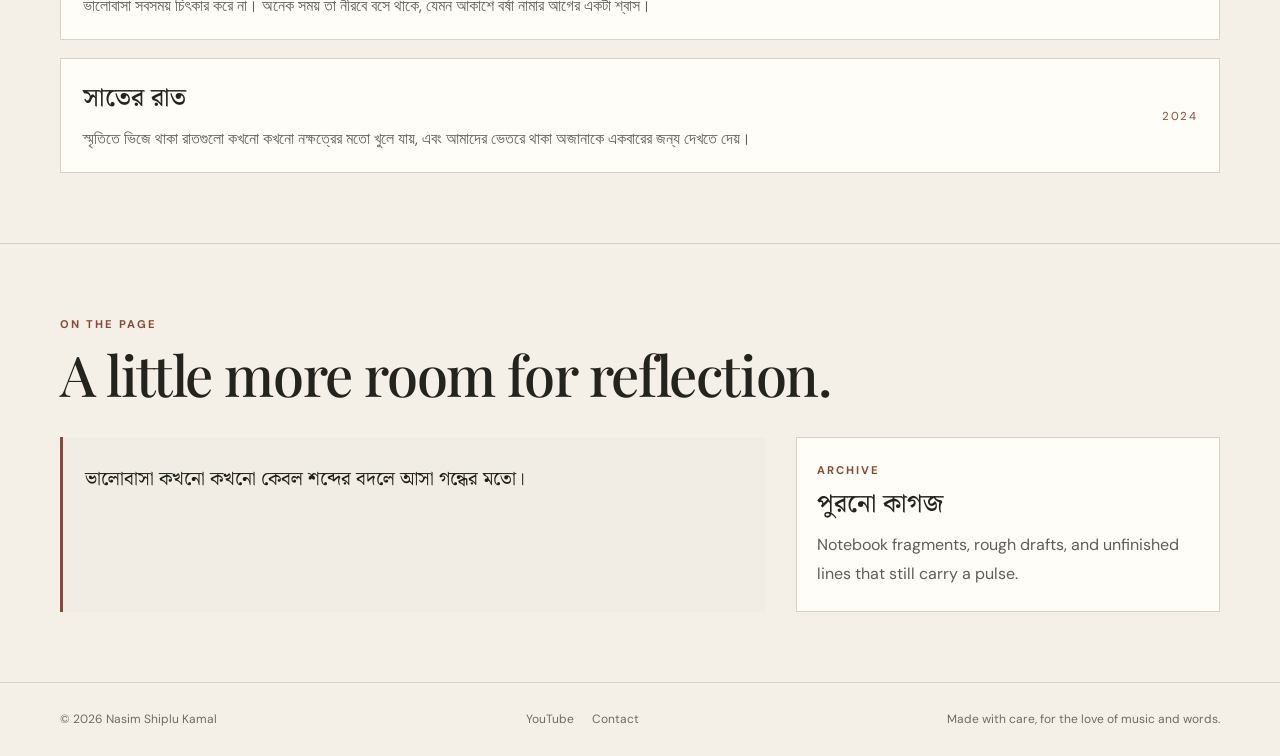
<file: poetry/review.html>
<!doctype html>
<html lang="bn">
  <head>
    <meta charset="utf-8">
    <meta name="viewport" content="width=device-width,initial-scale=1">
    <meta name="description" content="Bengali poetry and literary writing by Nasim Shiplu Kamal.">
    <meta name="theme-color" content="#f4f0e8">
    <title>Poetry — Nasim Shiplu Kamal</title>
    <link rel="stylesheet" href="/assets/style.css">
    <style>
      .poetry-page {
        --poetry-ink: #1f201b;
        --poetry-muted: #615d55;
        --poetry-line: #d9d1c5;
        --poetry-accent: #8a4936;
        --poetry-soft: #f1ece4;
      }

      .poetry-page .wrap {
        width: min(1160px, calc(100% - 32px));
        margin: 0 auto;
      }

      .poetry-page .page-hero {
        max-width: 900px;
      }

      .poetry-page .page-hero h1 {
        font-family: 'Playfair Display', 'Noto Serif Bengali', serif;
        letter-spacing: -0.04em;
      }

      .poetry-page .section {
        border-top: 1px solid var(--poetry-line);
      }

      .poetry-feature {
        display: grid;
        grid-template-columns: 1.25fr 0.75fr;
        gap: 30px;
        align-items: stretch;
      }

      .poetry-feature-card,
      .poem-list li,
      .poetry-card {
        background: var(--white);
        border: 1px solid var(--poetry-line);
      }

      .poetry-feature-card {
        padding: clamp(24px, 3vw, 38px);
      }

      .poetry-feature-card .eyebrow {
        margin-bottom: 20px;
      }

      .poetry-feature-card h2 {
        margin: 0 0 18px;
        font-size: clamp(2rem, 4vw, 3.15rem);
        line-height: 1.08;
        letter-spacing: -0.04em;
      }

      .poetry-feature-card p {
        color: var(--poetry-muted);
        font-size: 1rem;
        line-height: 1.9;
      }

      .poetry-quote {
        padding: 26px 22px;
        background: var(--poetry-soft);
        border-left: 3px solid var(--poetry-accent);
      }

      .poetry-quote p {
        margin: 0;
        font-size: 1.2rem;
        line-height: 1.8;
        color: var(--poetry-ink);
      }

      .poetry-side {
        display: grid;
        gap: 18px;
      }

      .poetry-card {
        padding: 22px 20px;
      }

      .poetry-card .eyebrow {
        margin-bottom: 10px;
      }

      .poetry-card h3 {
        margin: 0 0 10px;
        font-size: 1.6rem;
        line-height: 1.2;
      }

      .poetry-card p {
        margin: 0;
        color: var(--poetry-muted);
        line-height: 1.8;
      }

      .poem-list {
        list-style: none;
        padding: 0;
        margin: 0;
        display: grid;
        gap: 18px;
      }

      .poem-list li {
        display: grid;
        grid-template-columns: 1fr auto;
        gap: 18px;
        padding: 22px 22px 18px;
        align-items: center;
      }

      .poem-list a {
        display: block;
      }

      .poem-list h3 {
        margin: 0 0 8px;
        font-size: clamp(1.4rem, 2vw, 2rem);
        line-height: 1.2;
      }

      .poem-list p {
        margin: 0;
        color: var(--poetry-muted);
        line-height: 1.8;
      }

      .poem-meta {
        font-size: 0.72rem;
        letter-spacing: 0.12em;
        text-transform: uppercase;
        color: var(--poetry-accent);
        white-space: nowrap;
      }

      .poetry-tags {
        display: flex;
        flex-wrap: wrap;
        gap: 10px;
        margin-top: 10px;
      }

      .poetry-tags span {
        display: inline-block;
        border: 1px solid var(--poetry-line);
        background: #f9f4ee;
        padding: 8px 12px;
        font-size: 0.73rem;
        letter-spacing: 0.08em;
        text-transform: uppercase;
        color: var(--poetry-muted);
      }
      .poem-list li {
  transition:
    transform .2s ease,
    background .2s ease,
    border-color .2s ease;
}

.poem-list li:hover {
  transform: translateY(-2px);
  background: #faf6f0;
}

.poem-list .bn {
  line-height: 1.4;
}

.poem-list a:hover h3 {
  color: var(--poetry-accent);
}

      @media (max-width: 820px) {
        .poetry-feature {
          grid-template-columns: 1fr;
        }

        .poem-list li {
          grid-template-columns: 1fr;
        }
      }
    </style>
  </head>
  <body class="poetry-page">
    <header>
      <div class="wrap nav">
        <a class="brand" href="/index.html">
          Nasim Shiplu Kamal
          <span>Music • Stories • Life</span>
        </a>
        <nav aria-label="Main navigation">
          <a href="/index.html">Home</a>
          <a href="/music/index.html">Music</a>
          <a href="/journal/index.html">Journal</a>
          <a href="/poetry/index.html" aria-current="page">Poetry</a>
          <a href="/journey.html">My Journey</a>
          <a href="/about.html">About</a>
        </nav>
      </div>
    </header>

    <main>
      <section class="section" style="padding-top: 0;">
        <div class="wrap page-hero">
          <div class="breadcrumb"><a href="/index.html">Home</a> / Poetry</div>
          <h1 class="serif">Poetry.</h1>
          <p>Some thoughts arrive as songs. Others arrive as lines that refuse to be sung too quickly. This is where I keep those pieces — the unfinished, the honest, the small but lasting ones.</p>
        </div>
      </section>

      <section class="section">
        <div class="wrap">
          <div class="poetry-feature">
            <article class="poetry-feature-card">
              <div class="eyebrow">Featured piece</div>
              <h2 class="bn">আমার শহরটা এখনো জানে</h2>
              <p>একটি শহর সব সময় বদলে যায়, কিন্তু কিছু জিনিসই থাকে — ধোঁয়া, নীরবতা, স্বপ্নের মতো একটি খোলা জানালা। এই কবিতাটি স্মৃতির মধ্যে থাকা মানুষের অদৃশ্য উপস্থিতিকে ধরার চেষ্টা করে।</p>
              <div class="poetry-tags">
                <span>Poem</span>
                <span>Memory</span>
                <span>Home</span>
              </div>
            </article>

            <div class="poetry-side">
              <aside class="poetry-card">
                <div class="eyebrow">A note</div>
                <h3 class="bn">কবিতার ভাষা</h3>
                <p>কবিতা আমার জন্য ভাষার আরেকটি রূপ — যেখানে সুরের আগে ভাবটা স্পষ্ট হয়।</p>
              </aside>

              <aside class="poetry-card">
                <div class="eyebrow">New writing</div>
                <h3>Recent work</h3>
                <p>Short pieces, prose poems, and observations from everyday life.</p>
              </aside>
            </div>
          </div>
        </div>
      </section>

      <section class="section">
        <div class="wrap">
          <div class="section-head">
            <div>
              <div class="eyebrow">Selected work</div>
              <h2 class="serif">A few pieces worth keeping.</h2>
            </div>
          </div>

          <ul class="poem-list">
            <li>
              <div>
                <a href="/poetry/amar-shohor.html">
                  <h3 class="bn">আমার শহরটা এখনো জানে</h3>
                </a>
                <p>একটি শহর কখনো কখনো আমাদের জানায়, সময় কীভাবে নীরবভাবে ভেতরে ঢুকে যায় এবং কীভাবে আমরা এখনও সেই ভাঙা আলোকে মনে রাখি।</p>
              </div>
              <div class="poem-meta">2025</div>
            </li>

            <li>
              <div>
                <a href="/poetry/janala.html">
                  <h3 class="bn">জানালার পাশে</h3>
                </a>
                <p>যে জানালা থেকে আলো আসে, সেটি শুধু আলো নয় — সেটি এক ধরনের অপেক্ষা, এক ধরনের ঠিকানা, এক ধরনের মানুষকে স্মরণ করানোর উপায়।</p>
              </div>
              <div class="poem-meta">2025</div>
            </li>

            <li>
              <div>
                <a href="/poetry/ekti-bhalobasha.html">
                  <h3 class="bn">একটি ভালোবাসা খুব নীরবে</h3>
                </a>
                <p>ভালোবাসা সবসময় চিৎকার করে না। অনেক সময় তা নীরবে বসে থাকে, যেমন আকাশে বর্ষা নামার আগের একটা শ্বাস।</p>
              </div>
              <div class="poem-meta">2024</div>
            </li>

            <li>
              <div>
                <a href="/poetry/shaat-er-raat.html">
                  <h3 class="bn">সাতের রাত</h3>
                </a>
                <p>স্মৃতিতে ভিজে থাকা রাতগুলো কখনো কখনো নক্ষত্রের মতো খুলে যায়, এবং আমাদের ভেতরে থাকা অজানাকে একবারের জন্য দেখতে দেয়।</p>
              </div>
              <div class="poem-meta">2024</div>
            </li>
          </ul>
        </div>
      </section>

      <section class="section">
        <div class="wrap">
          <div class="section-head">
            <div>
              <div class="eyebrow">On the page</div>
              <h2 class="serif">A little more room for reflection.</h2>
            </div>
          </div>

          <div class="poetry-feature">
            <div class="poetry-quote">
              <p class="bn">ভালোবাসা কখনো কখনো কেবল শব্দের বদলে আসা গন্ধের মতো।</p>
            </div>

            <div class="poetry-card">
              <div class="eyebrow">Archive</div>
              <h3 class="bn">পুরনো কাগজ</h3>
              <p>Notebook fragments, rough drafts, and unfinished lines that still carry a pulse.</p>
            </div>
          </div>
        </div>
      </section>
    </main>

    <footer>
      <div class="wrap footer-inner">
        <span>© <span data-year></span> Nasim Shiplu Kamal</span>
        <div class="socials">
          <a href="https://youtube.com/@nasimkamal" target="_blank" rel="noopener">YouTube</a>
          <a href="/about.html#contact">Contact</a>
        </div>
        <span>Made with care, for the love of music and words.</span>
      </div>
    </footer>

    <script src="/assets/main.js"></script>
  </body>
</html>
</file>
<file: assets/style.css>
@import url('https://fonts.googleapis.com/css2?family=DM+Sans:wght@400;500;600;700&family=Playfair+Display:wght@400;500;600&family=Noto+Serif+Bengali:wght@400;500;600&display=swap');

:root{
  --paper:#f4f0e8;
  --ink:#24241f;
  --muted:#706b61;
  --line:#d9d1c5;
  --accent:#8a4936;
  --dark:#202420;
  --white:#fffdf8;
  --sage:#dce0d5;
  --max:1160px;
}

*{
  box-sizing:border-box;
}

html{
  scroll-behavior:smooth;
}

body{
  margin:0;
  background:var(--paper);
  color:var(--ink);
  font-family:'DM Sans',sans-serif;
  line-height:1.8;
}

a{
  color:inherit;
  text-decoration:none;
}

img{
  max-width:100%;
  display:block;
}

button,
input,
textarea{
  font:inherit;
}

.wrap{
  width:min(var(--max),calc(100% - 44px));
  margin:auto;
}

/* ==================================================
   HEADER
================================================== */

header{
  border-bottom:1px solid var(--line);
  background:rgba(244,240,232,.96);
}

.nav{
  min-height:88px;
  display:flex;
  justify-content:space-between;
  align-items:center;
  gap:25px;
}

.brand{
  font-size:.78rem;
  font-weight:700;
  letter-spacing:.16em;
  text-transform:uppercase;
  line-height:1.4;
}

.brand span{
  display:block;
  letter-spacing:.03em;
  text-transform:none;
  color:var(--muted);
  font-weight:400;
  margin-top:5px;
}

nav{
  display:flex;
  align-items:center;
  gap:23px;
  flex-wrap:wrap;
  font-size:.82rem;
}

nav a{
  padding:8px 0;
  border-bottom:1px solid transparent;
}

nav a:hover,
nav a.active,
nav a[aria-current="page"]{
  border-color:var(--accent);
  color:var(--accent);
}


/* ==================================================
   TYPOGRAPHY
================================================== */

.eyebrow{
  font-size:.7rem;
  letter-spacing:.18em;
  text-transform:uppercase;
  color:var(--accent);
  font-weight:700;
}

.serif{
  font-family:'Playfair Display','Noto Serif Bengali',serif;
  font-weight:500;
  line-height:1.13;
}

.bn{
  font-family:'Noto Serif Bengali',serif;
  letter-spacing:0;
}

h1,h2,h3,p{
  margin-top:0;
}

h1{
  font-size:clamp(3.2rem,7.3vw,6.4rem);
  letter-spacing:-.045em;
  margin:16px 0 22px;
}

h2{
  font-size:clamp(2.2rem,4.5vw,3.5rem);
  letter-spacing:-.025em;
  margin-bottom:18px;
}

h3{
  font-family:'Playfair Display','Noto Serif Bengali',serif;
  font-weight:500;
  line-height:1.18;
}

.intro{
  font-size:1.08rem;
  color:#5e5a52;
  max-width:580px;
}

.muted{
  color:var(--muted);
}

.small{
  font-size:.84rem;
}

/* ==================================================
   BUTTONS
================================================== */

.button{
  display:inline-flex;
  align-items:center;
  justify-content:center;
  padding:12px 18px;
  border:1px solid var(--ink);
  font-size:.77rem;
  letter-spacing:.045em;
  transition:.2s;
}

.button.primary{
  background:var(--ink);
  color:var(--white);
}

.button.secondary{
  background:transparent;
  color:var(--ink);
}

.button:hover{
  transform:translateY(-2px);
}

.actions{
  display:flex;
  gap:12px;
  flex-wrap:wrap;
  margin-top:28px;
}

.text-link{
  font-size:.75rem;
  letter-spacing:.1em;
  text-transform:uppercase;
  color:var(--accent);
  font-weight:700;
}

.text-link:hover{
  text-decoration:underline;
}

/* ==================================================
   HERO
================================================== */

.hero{
  padding:78px 0 74px;
  display:grid;
  grid-template-columns:1.04fr .96fr;
  gap:55px;
  align-items:center;
}

.hero h1 .bn{
  display:block;
  font-size:.42em;
  color:var(--accent);
  margin-top:15px;
}

.hero-image{
  min-height:510px;
  background:
    linear-gradient(
      180deg,
      rgba(18,22,19,.02),
      rgba(18,22,19,.48)
    ),
    url('https://images.unsplash.com/photo-1519682337058-a94d519337bc?auto=format&fit=crop&w=1400&q=85')
    center/cover;
  position:relative;
  display:flex;
  align-items:end;
  padding:30px;
  color:#fff;
}

.hero-image::after{
  content:'';
  position:absolute;
  inset:14px;
  border:1px solid rgba(255,255,255,.5);
}

.hero-image > div{
  position:relative;
  z-index:1;
}

.hero-image strong{
  font:400 2rem 'Playfair Display',serif;
}

.hero-image small{
  display:block;
  letter-spacing:.16em;
  text-transform:uppercase;
  font-size:.67rem;
}

/* ==================================================
   SECTIONS
================================================== */

.section{
  padding:70px 0;
  border-top:1px solid var(--line);
}

.section-head{
  display:flex;
  justify-content:space-between;
  align-items:end;
  gap:24px;
  margin-bottom:32px;
}

.section-head p{
  max-width:440px;
  margin:0;
  color:var(--muted);
  font-size:.9rem;
}

.section-head h2{
  margin:8px 0 0;
}

.grid2{
  display:grid;
  grid-template-columns:1.12fr .88fr;
  gap:22px;
}

.grid3{
  display:grid;
  grid-template-columns:repeat(3,1fr);
  gap:18px;
}

.card-grid{
  display:grid;
  gap:18px;
}

/* ==================================================
   CARDS
================================================== */

.card{
  background:var(--white);
  border:1px solid var(--line);
}

.cover{
  min-height:300px;
  background:
    linear-gradient(
      180deg,
      rgba(20,20,20,.02),
      rgba(20,20,20,.58)
    ),
    url('https://images.unsplash.com/photo-1516280440614-37939bbacd81?auto=format&fit=crop&w=1200&q=85')
    center/cover;
  display:flex;
  align-items:end;
  padding:26px;
  color:white;
}

.cover h3{
  font-size:2.5rem;
  margin:6px 0;
}

.card-body{
  padding:24px;
}

.card-body p{
  color:var(--muted);
  font-size:.91rem;
}

.card h3{
  font-size:1.65rem;
  margin:10px 0;
}

.tile{
  padding:24px;
  background:var(--white);
  border:1px solid var(--line);
  min-height:220px;
  display:flex;
  flex-direction:column;
}

.tile p{
  color:var(--muted);
  font-size:.9rem;
}

.tile .text-link{
  margin-top:auto;
}

.date{
  font-size:.69rem;
  text-transform:uppercase;
  letter-spacing:.12em;
  color:var(--accent);
}

/* ==================================================
   QUOTE
================================================== */

.quote{
  background:var(--dark);
  color:var(--white);
  padding:68px 0;
}

.quote-inner{
  display:grid;
  grid-template-columns:90px 1fr;
  gap:20px;
  align-items:start;
}

.quote-mark{
  font:5rem 'Playfair Display',serif;
  color:#c28d77;
  line-height:.85;
}

.quote blockquote{
  font:clamp(1.8rem,4vw,3.2rem)/1.27 'Playfair Display','Noto Serif Bengali',serif;
  margin:0;
  max-width:900px;
}

.quote p{
  color:#c9c8c0;
  font-size:.82rem;
  margin:20px 0 0;
}

.quote cite{
  display:block;
  margin-top:20px;
  color:#c9c8c0;
  font-size:.85rem;
  font-style:normal;
}

/* ==================================================
   PAGES
================================================== */

.page-hero{
  padding:76px 0 52px;
  max-width:850px;
}

.page-hero h1{
  font-size:clamp(3rem,7vw,5.4rem);
}

.page-hero p{
  max-width:650px;
  color:var(--muted);
  font-size:1.05rem;
}

.breadcrumb{
  font-size:.72rem;
  color:var(--muted);
  margin-bottom:22px;
}

.article{
  max-width:760px;
  margin:0 auto;
  padding:15px 0 80px;
}

.article .lead{
  font-size:1.2rem;
  color:#555149;
}

.article h2{
  font-size:2rem;
  margin-top:40px;
}

.article p{
  color:#555149;
}

.article .bn{
  font-size:1.1rem;
  line-height:2.1;
}

/* ==================================================
   MUSIC
================================================== */

.song-feature{
  display:grid;
  grid-template-columns:1fr 1fr;
  gap:32px;
  align-items:center;
}

.song-image{
  min-height:390px;
  background:
    linear-gradient(
      180deg,
      rgba(0,0,0,.04),
      rgba(0,0,0,.38)
    ),
    url('https://images.unsplash.com/photo-1516280440614-37939bbacd81?auto=format&fit=crop&w=1200&q=85')
    center/cover;
}

.credits{
  border-top:1px solid var(--line);
  padding-top:15px;
  margin-top:20px;
  font-size:.84rem;
  color:var(--muted);
}

.lyrics{
  background:var(--white);
  border:1px solid var(--line);
  padding:30px;
  text-align:center;
  white-space:pre-line;
  font:1.12rem/2.1 'Noto Serif Bengali',serif;
}

/* ==================================================
   ABOUT / JOURNEY
================================================== */

.about-layout{
  display:grid;
  grid-template-columns:.75fr 1.25fr;
  gap:48px;
}

.portrait-placeholder{
  min-height:400px;
  background:
    linear-gradient(
      180deg,
      rgba(25,30,25,.03),
      rgba(25,30,25,.35)
    ),
    url('https://images.unsplash.com/photo-1516280440614-37939bbacd81?auto=format&fit=crop&w=1000&q=85')
    center/cover;
  display:flex;
  align-items:end;
  padding:24px;
  color:white;
}

.portrait-placeholder span{
  font:1.6rem 'Playfair Display',serif;
}

/* ==================================================
   CONTACT
================================================== */

.contact-band{
  background:#e8e0d4;
  padding:65px 0;
}

.contact-inner{
  display:flex;
  align-items:center;
  justify-content:space-between;
  gap:35px;
}

.contact-inner h2{
  max-width:700px;
  margin:8px 0;
}

/* ==================================================
   FOOTER
================================================== */

footer{
  border-top:1px solid var(--line);
  padding:26px 0;
  color:var(--muted);
  font-size:.75rem;
}

.footer-inner{
  display:flex;
  justify-content:space-between;
  gap:15px;
  flex-wrap:wrap;
}

.socials{
  display:flex;
  gap:18px;
}

/* ==================================================
   NOTICE
================================================== */

.notice{
  padding:13px 16px;
  border-left:3px solid var(--accent);
  background:#eee7dc;
  color:#5f5a50;
  font-size:.83rem;
}

/* ==================================================
   MOBILE
================================================== */

@media (max-width:820px){

  .nav{
    padding:18px 0;
    align-items:flex-start;
    flex-direction:column;
  }

  .hero,
  .grid2,
  .song-feature,
  .about-layout{
    grid-template-columns:1fr;
  }

  .hero{
    padding:52px 0;
    gap:30px;
  }

  .hero-image{
    min-height:370px;
  }

  .grid3{
    grid-template-columns:1fr;
  }

  .section-head{
    align-items:flex-start;
    flex-direction:column;
  }

  .quote-inner{
    grid-template-columns:1fr;
    gap:12px;
  }

  .contact-inner{
    align-items:flex-start;
    flex-direction:column;
  }

  .section{
    padding:50px 0;
  }

  nav{
    gap:14px;
  }
}
</file>
